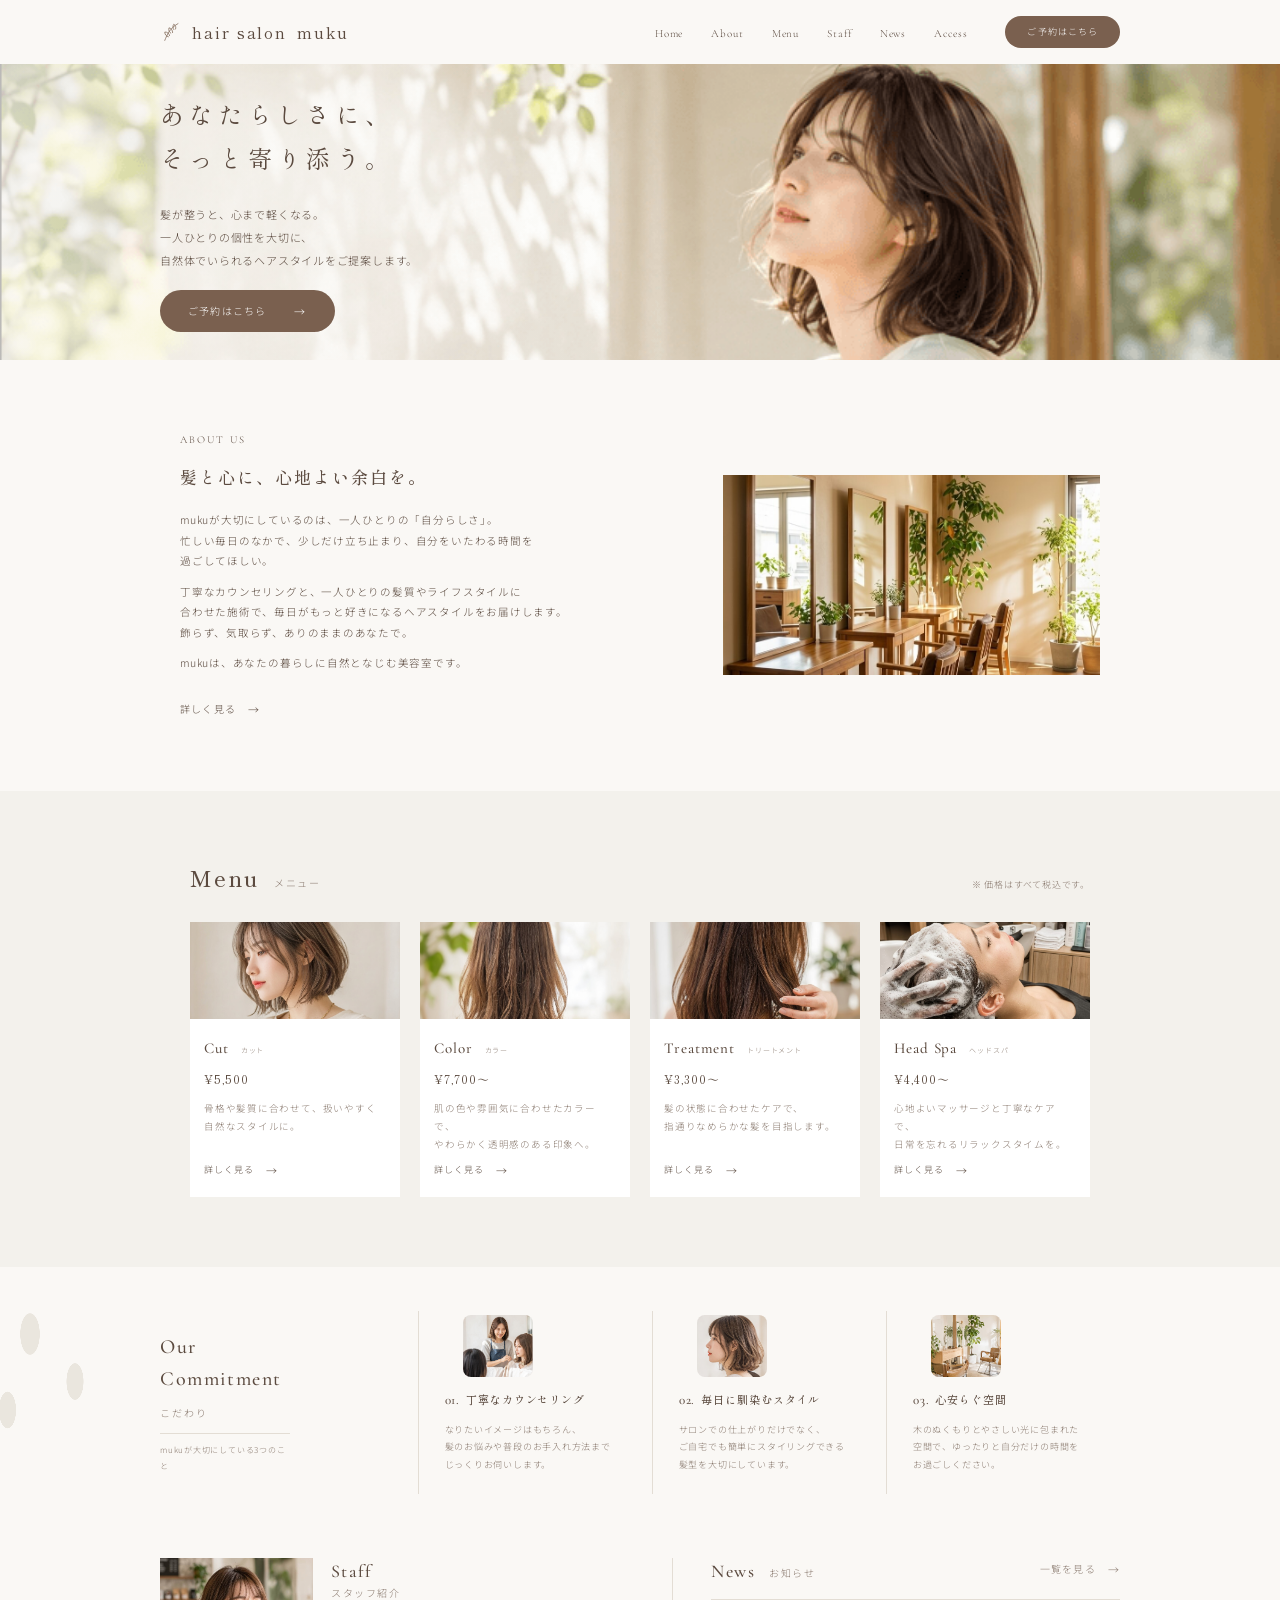
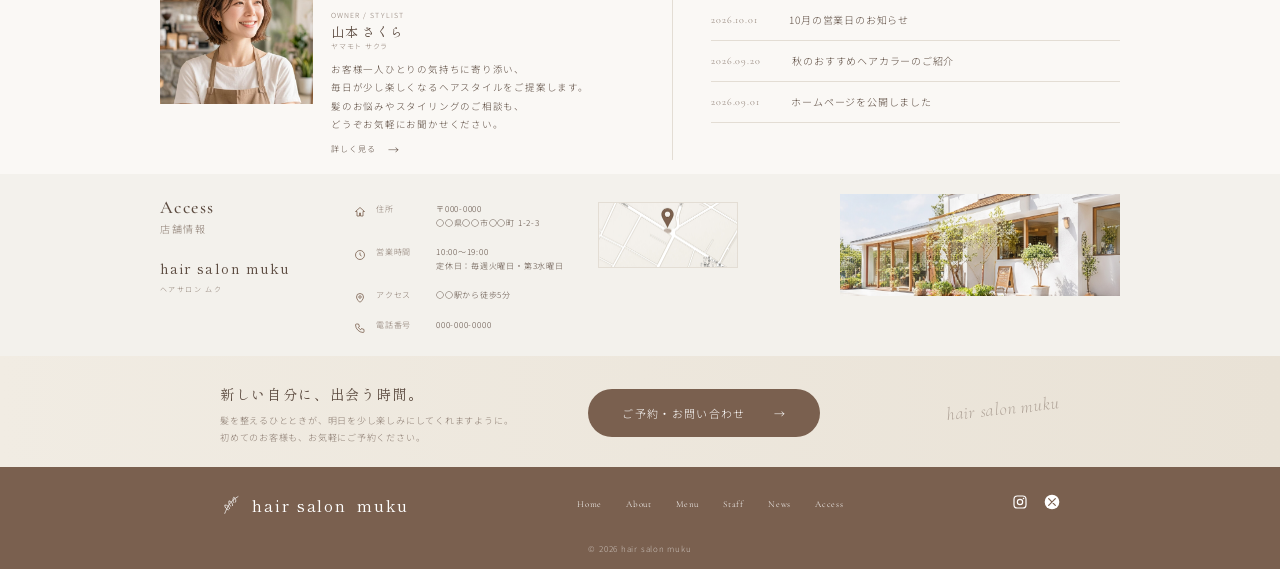
<file: index.html>
<!DOCTYPE html>
<html lang="ja">
<head>
  <meta charset="UTF-8">
  <meta name="viewport" content="width=device-width, initial-scale=1.0">
  <title>hair salon muku | あなたらしさに、そっと寄り添う。</title>
  <meta name="description" content="hair salon muku（ヘアサロン ムク）。一人ひとりの個性を大切に、自然体でいられるヘアスタイルをご提案します。">
  <link rel="preconnect" href="https://fonts.googleapis.com">
  <link rel="preconnect" href="https://fonts.gstatic.com" crossorigin>
  <link href="https://fonts.googleapis.com/css2?family=Cormorant+Garamond:wght@400;500&family=Noto+Sans+JP:wght@300;400;500&family=Shippori+Mincho:wght@400;500&display=swap" rel="stylesheet">
  <link rel="stylesheet" href="css/style.css">
</head>
<body>

<!-- ============ Header ============ -->
<header class="header" id="header">
  <div class="header__inner">
    <a href="#top" class="logo">
      <svg class="logo__leaf" viewBox="0 0 40 40" aria-hidden="true">
        <path d="M8 34C12 24 16 14 30 6M14 28c-4-1-6-4-6-8 4 0 7 2 8 6M18 22c-3-2-4-5-3-9 4 1 6 4 6 8M23 16c-2-3-2-6 0-9 3 2 4 5 3 8" fill="none" stroke="currentColor" stroke-width="1.2" stroke-linecap="round"/>
      </svg>
      <span class="logo__text">hair salon&ensp;muku</span>
    </a>
    <button class="menu-btn" id="menuBtn" aria-label="メニューを開く" aria-expanded="false">
      <span></span><span></span><span></span>
    </button>
    <nav class="gnav" id="gnav">
      <ul>
        <li><a href="#top">Home</a></li>
        <li><a href="#about">About</a></li>
        <li><a href="#menu">Menu</a></li>
        <li><a href="#staff">Staff</a></li>
        <li><a href="#news">News</a></li>
        <li><a href="#access">Access</a></li>
      </ul>
      <a href="contact.html" class="btn btn--sm">ご予約はこちら</a>
    </nav>
  </div>
</header>

<main id="top">

  <!-- ============ Hero ============ -->
  <section class="hero">
    <div class="hero__bg"></div>
    <div class="hero__inner">
      <div class="hero__body">
        <h1 class="hero__title">あなたらしさに、<br>そっと寄り添う。</h1>
        <p class="hero__text">
          髪が整うと、心まで軽くなる。<br>
          一人ひとりの個性を大切に、<br>
          自然体でいられるヘアスタイルをご提案します。
        </p>
        <a href="contact.html" class="btn">ご予約はこちら<span class="arrow">→</span></a>
      </div>
    </div>
  </section>

  <!-- ============ About ============ -->
  <section class="about section" id="about">
    <div class="container about__inner">
      <div class="about__body fade">
        <p class="eyebrow">ABOUT US</p>
        <h2 class="about__title">髪と心に、心地よい余白を。</h2>
        <p>mukuが大切にしているのは、一人ひとりの「自分らしさ」。<br>
          忙しい毎日のなかで、少しだけ立ち止まり、自分をいたわる時間を<br>
          過ごしてほしい。</p>
        <p>丁寧なカウンセリングと、一人ひとりの髪質やライフスタイルに<br>
          合わせた施術で、毎日がもっと好きになるヘアスタイルをお届けします。<br>
          飾らず、気取らず、ありのままのあなたで。</p>
        <p>mukuは、あなたの暮らしに自然となじむ美容室です。</p>
        <a href="#" class="more">詳しく見る<span class="arrow">→</span></a>
      </div>
      <div class="about__img img img--salon fade"></div>
    </div>
  </section>

  <!-- ============ Menu ============ -->
  <section class="menu section section--alt" id="menu">
    <div class="container">
      <div class="heading-row">
        <h2 class="heading">Menu<small>メニュー</small></h2>
        <p class="note">※ 価格はすべて税込です。</p>
      </div>
      <ul class="menu__list">
        <li class="card fade">
          <div class="card__img img img--cut"></div>
          <div class="card__body">
            <h3 class="card__title">Cut<small>カット</small></h3>
            <p class="card__price">¥5,500</p>
            <p class="card__text">骨格や髪質に合わせて、扱いやすく<br>自然なスタイルに。</p>
            <a href="cut.html" class="more">詳しく見る<span class="arrow">→</span></a>
          </div>
        </li>
        <li class="card fade">
          <div class="card__img img img--color"></div>
          <div class="card__body">
            <h3 class="card__title">Color<small>カラー</small></h3>
            <p class="card__price">¥7,700〜</p>
            <p class="card__text">肌の色や雰囲気に合わせたカラーで、<br>やわらかく透明感のある印象へ。</p>
            <a href="color.html" class="more">詳しく見る<span class="arrow">→</span></a>
          </div>
        </li>
        <li class="card fade">
          <div class="card__img img img--treatment"></div>
          <div class="card__body">
            <h3 class="card__title">Treatment<small>トリートメント</small></h3>
            <p class="card__price">¥3,300〜</p>
            <p class="card__text">髪の状態に合わせたケアで、<br>指通りなめらかな髪を目指します。</p>
            <a href="treatment.html" class="more">詳しく見る<span class="arrow">→</span></a>
          </div>
        </li>
        <li class="card fade">
          <div class="card__img img img--spa"></div>
          <div class="card__body">
            <h3 class="card__title">Head Spa<small>ヘッドスパ</small></h3>
            <p class="card__price">¥4,400〜</p>
            <p class="card__text">心地よいマッサージと丁寧なケアで、<br>日常を忘れるリラックスタイムを。</p>
            <a href="headspa.html" class="more">詳しく見る<span class="arrow">→</span></a>
          </div>
        </li>
      </ul>
    </div>
  </section>

  <!-- ============ Commitment ============ -->
  <section class="commit section">
    <div class="commit__leaf" aria-hidden="true"></div>
    <div class="container commit__inner">
      <div class="commit__head">
        <h2 class="heading heading--stack">Our<br>Commitment</h2>
        <p class="commit__sub">こだわり</p>
        <p class="commit__lead">mukuが大切にしている3つのこと</p>
      </div>
      <div class="commit__item fade">
        <div class="commit__thumb img img--counsel"></div>
        <h3><span>01.</span>丁寧なカウンセリング</h3>
        <p>なりたいイメージはもちろん、<br>髪のお悩みや普段のお手入れ方法まで<br>じっくりお伺いします。</p>
      </div>
      <div class="commit__item fade">
        <div class="commit__thumb img img--style"></div>
        <h3><span>02.</span>毎日に馴染むスタイル</h3>
        <p>サロンでの仕上がりだけでなく、<br>ご自宅でも簡単にスタイリングできる<br>髪型を大切にしています。</p>
      </div>
      <div class="commit__item fade">
        <div class="commit__thumb img img--space"></div>
        <h3><span>03.</span>心安らぐ空間</h3>
        <p>木のぬくもりとやさしい光に包まれた<br>空間で、ゆったりと自分だけの時間を<br>お過ごしください。</p>
      </div>
    </div>
  </section>

  <!-- ============ Staff & News ============ -->
  <section class="sn section">
    <div class="container sn__inner">
      <div class="staff fade" id="staff">
        <div class="staff__img img img--staff"></div>
        <div class="staff__body">
          <h2 class="heading heading--sm">Staff<small>スタッフ紹介</small></h2>
          <p class="staff__role">OWNER / STYLIST</p>
          <p class="staff__name">山本 さくら<small>ヤマモト サクラ</small></p>
          <p class="staff__text">お客様一人ひとりの気持ちに寄り添い、<br>毎日が少し楽しくなるヘアスタイルをご提案します。<br>髪のお悩みやスタイリングのご相談も、<br>どうぞお気軽にお聞かせください。</p>
          <a href="staff.html" class="more">詳しく見る<span class="arrow">→</span></a>
        </div>
      </div>

      <div class="news fade" id="news">
        <div class="heading-row">
          <h2 class="heading heading--sm">News<small>お知らせ</small></h2>
          <a href="news.html" class="more more--sm">一覧を見る<span class="arrow">→</span></a>
        </div>
        <ul class="news__list">
          <li><a href="#"><time datetime="2026-10-01">2026.10.01</time><span>10月の営業日のお知らせ</span></a></li>
          <li><a href="#"><time datetime="2026-09-20">2026.09.20</time><span>秋のおすすめヘアカラーのご紹介</span></a></li>
          <li><a href="#"><time datetime="2026-09-01">2026.09.01</time><span>ホームページを公開しました</span></a></li>
        </ul>
      </div>
    </div>
  </section>

  <!-- ============ Access ============ -->
  <section class="access section section--alt" id="access">
    <div class="container access__inner">
      <div class="access__title">
        <h2 class="heading heading--sm">Access<small>店舗情報</small></h2>
        <p class="access__shop">hair salon muku<small>ヘアサロン ムク</small></p>
      </div>
      <dl class="access__info">
        <div>
          <dt><svg viewBox="0 0 24 24"><path d="M12 3l9 8h-3v9h-5v-6h-2v6H6v-9H3z"/></svg>住所</dt>
          <dd>〒000-0000<br>〇〇県〇〇市〇〇町 1-2-3</dd>
        </div>
        <div>
          <dt><svg viewBox="0 0 24 24"><circle cx="12" cy="12" r="9"/><path d="M12 7v5l3 2"/></svg>営業時間</dt>
          <dd>10:00〜19:00<br>定休日：毎週火曜日・第3水曜日</dd>
        </div>
        <div>
          <dt><svg viewBox="0 0 24 24"><path d="M12 21s-7-6-7-11a7 7 0 0114 0c0 5-7 11-7 11z"/><circle cx="12" cy="10" r="2.5"/></svg>アクセス</dt>
          <dd>〇〇駅から徒歩5分</dd>
        </div>
        <div>
          <dt><svg viewBox="0 0 24 24"><path d="M5 4h4l2 5-2.5 1.5a11 11 0 005 5L15 13l5 2v4a2 2 0 01-2 2A16 16 0 013 6a2 2 0 012-2z"/></svg>電話番号</dt>
          <dd>000-000-0000</dd>
        </div>
      </dl>
      <div class="access__map img img--map" role="img" aria-label="地図"></div>
      <div class="access__photo img img--shop" role="img" aria-label="店舗外観"></div>
    </div>
  </section>

  <!-- ============ CTA ============ -->
  <section class="cta" id="contact">
    <div class="container cta__inner">
      <div class="cta__body">
        <h2 class="cta__title">新しい自分に、出会う時間。</h2>
        <p>髪を整えるひとときが、明日を少し楽しみにしてくれますように。<br>初めてのお客様も、お気軽にご予約ください。</p>
      </div>
      <a href="contact.html" class="btn btn--lg">ご予約・お問い合わせ<span class="arrow">→</span></a>
      <p class="cta__sign" aria-hidden="true">hair salon muku</p>
    </div>
  </section>
</main>

<!-- ============ Footer ============ -->
<footer class="footer">
  <div class="container footer__inner">
    <a href="#top" class="logo logo--light">
      <svg class="logo__leaf" viewBox="0 0 40 40" aria-hidden="true">
        <path d="M8 34C12 24 16 14 30 6M14 28c-4-1-6-4-6-8 4 0 7 2 8 6M18 22c-3-2-4-5-3-9 4 1 6 4 6 8M23 16c-2-3-2-6 0-9 3 2 4 5 3 8" fill="none" stroke="currentColor" stroke-width="1.2" stroke-linecap="round"/>
      </svg>
      <span class="logo__text">hair salon&ensp;muku</span>
    </a>
    <ul class="footer__nav">
      <li><a href="#top">Home</a></li>
      <li><a href="#about">About</a></li>
      <li><a href="#menu">Menu</a></li>
      <li><a href="#staff">Staff</a></li>
      <li><a href="#news">News</a></li>
      <li><a href="#access">Access</a></li>
    </ul>
    <div class="footer__sns">
      <a href="#" aria-label="Instagram">
        <svg viewBox="0 0 24 24"><rect x="3" y="3" width="18" height="18" rx="5" fill="none" stroke="currentColor" stroke-width="1.8"/><circle cx="12" cy="12" r="4" fill="none" stroke="currentColor" stroke-width="1.8"/><circle cx="17.3" cy="6.7" r="1.2" fill="currentColor"/></svg>
      </a>
      <a href="#" aria-label="X">
        <svg viewBox="0 0 24 24"><circle cx="12" cy="12" r="11" fill="currentColor"/><path d="M7 7l10 10M17 7L7 17" stroke="#7a604f" stroke-width="1.8" stroke-linecap="round"/></svg>
      </a>
    </div>
  </div>
  <button class="totop" id="toTop" aria-label="ページの先頭へ">↑</button>
  <p class="footer__copy">&copy; 2026 hair salon muku</p>
</footer>

<script src="js/script.js"></script>
</body>
</html>
</file>
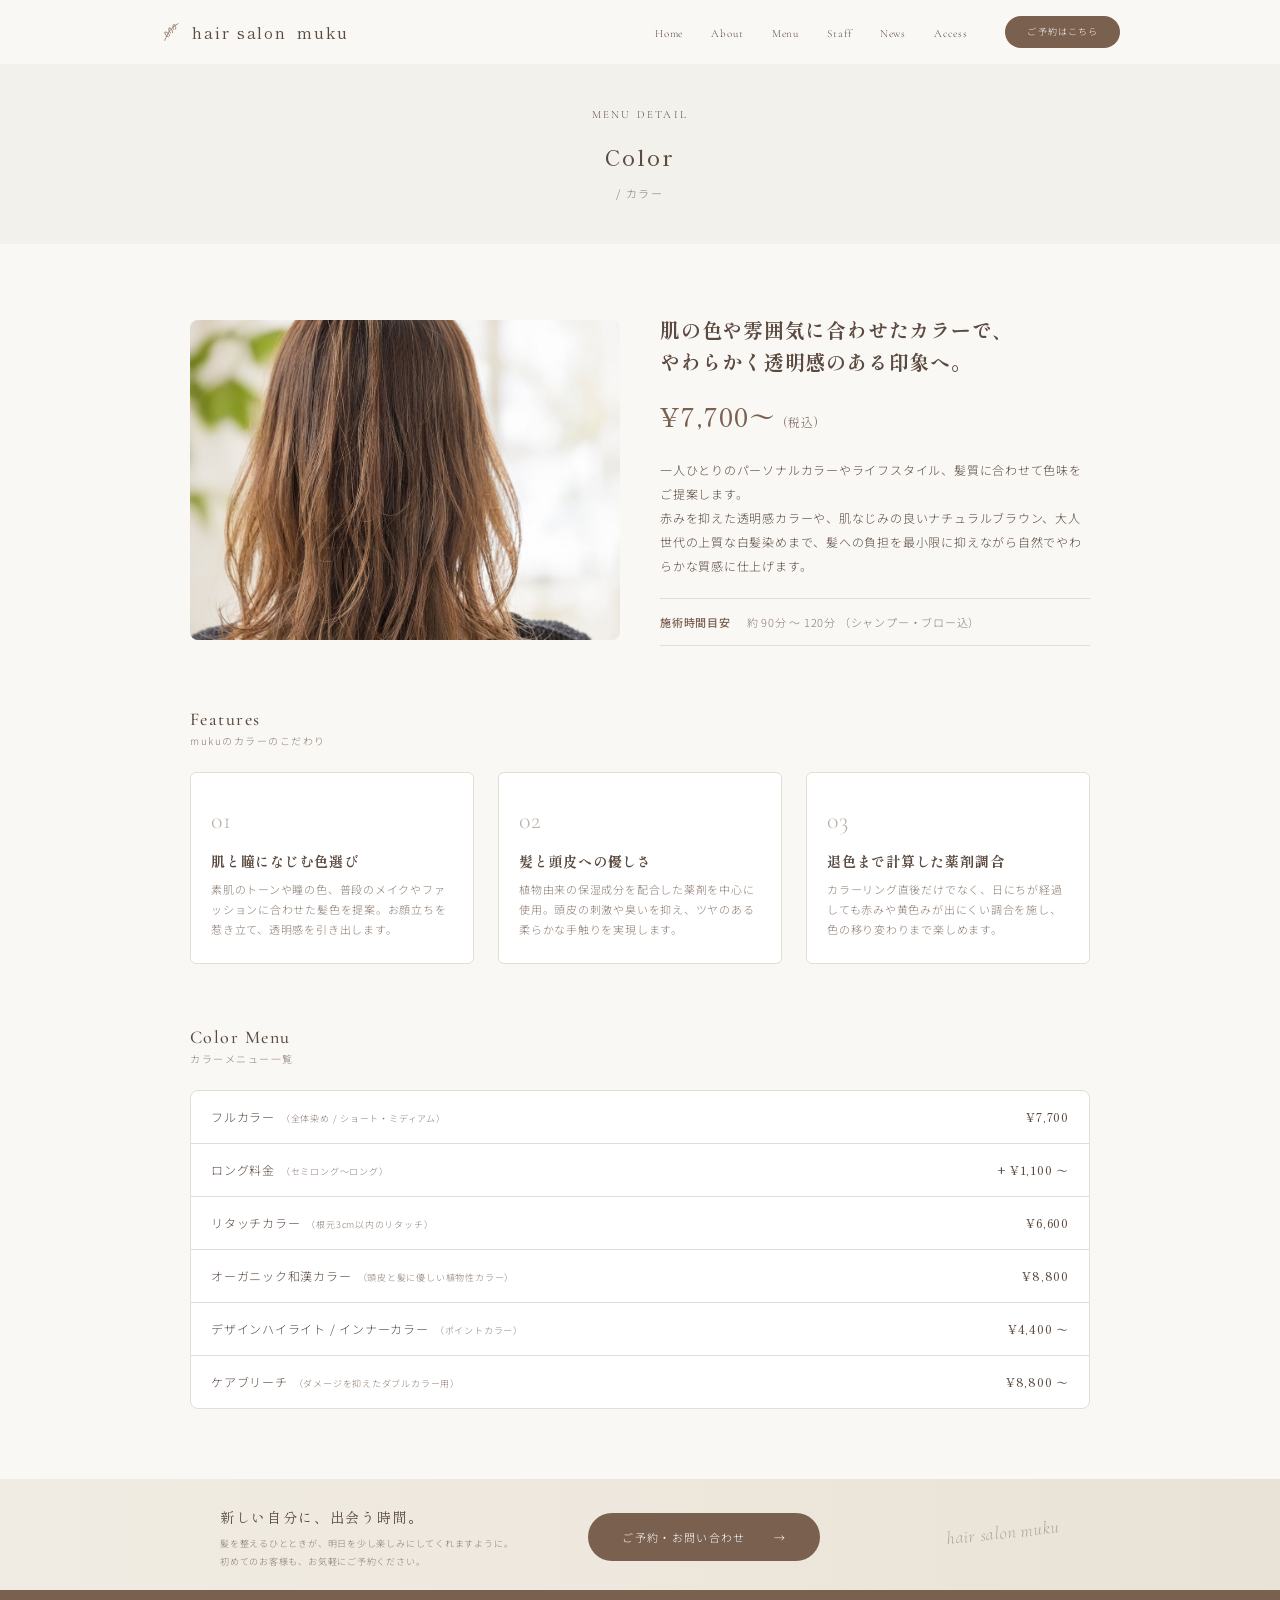
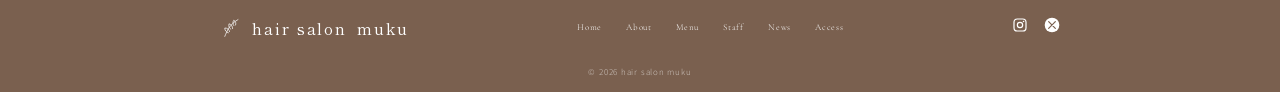
<file: color.html>
<!DOCTYPE html>
<html lang="ja">
<head>
  <meta charset="UTF-8">
  <meta name="viewport" content="width=device-width, initial-scale=1.0">
  <title>Color (カラー) | hair salon muku</title>
  <meta name="description" content="hair salon mukuのカラーメニュー。肌の色や雰囲気に合わせたパーソナルカラーのご提案で、やわらかく透明感のある印象へ。">
  <link rel="preconnect" href="https://fonts.googleapis.com">
  <link rel="preconnect" href="https://fonts.gstatic.com" crossorigin>
  <link href="https://fonts.googleapis.com/css2?family=Cormorant+Garamond:wght@400;500&family=Noto+Sans+JP:wght@300;400;500&family=Shippori+Mincho:wght@400;500&display=swap" rel="stylesheet">
  <link rel="stylesheet" href="css/style.css">
</head>
<body>

<!-- ============ Header ============ -->
<header class="header" id="header">
  <div class="header__inner">
    <a href="index.html#top" class="logo">
      <svg class="logo__leaf" viewBox="0 0 40 40" aria-hidden="true">
        <path d="M8 34C12 24 16 14 30 6M14 28c-4-1-6-4-6-8 4 0 7 2 8 6M18 22c-3-2-4-5-3-9 4 1 6 4 6 8M23 16c-2-3-2-6 0-9 3 2 4 5 3 8" fill="none" stroke="currentColor" stroke-width="1.2" stroke-linecap="round"/>
      </svg>
      <span class="logo__text">hair salon&ensp;muku</span>
    </a>
    <button class="menu-btn" id="menuBtn" aria-label="メニューを開く" aria-expanded="false">
      <span></span><span></span><span></span>
    </button>
    <nav class="gnav" id="gnav">
      <ul>
        <li><a href="index.html#top">Home</a></li>
        <li><a href="index.html#about">About</a></li>
        <li><a href="index.html#menu">Menu</a></li>
        <li><a href="index.html#staff">Staff</a></li>
        <li><a href="index.html#news">News</a></li>
        <li><a href="index.html#access">Access</a></li>
      </ul>
      <a href="contact.html" class="btn btn--sm">ご予約はこちら</a>
    </nav>
  </div>
</header>

<main>

  <!-- ============ Page Header ============ -->
  <div class="page-header">
    <div class="container">
      <p class="eyebrow">MENU DETAIL</p>
      <h1 class="page-header__title">Color<small> / カラー</small></h1>
    </div>
  </div>

  <!-- ============ Menu Detail Section ============ -->
  <section class="section">
    <div class="container">
      
      <!-- Hero Detail -->
      <div class="menu-detail__hero fade">
        <div class="menu-detail__img img img--color"></div>
        <div class="menu-detail__body">
          <h2 class="menu-detail__catch">肌の色や雰囲気に合わせたカラーで、<br>やわらかく透明感のある印象へ。</h2>
          <p class="menu-detail__price">¥7,700〜 <small>(税込)</small></p>
          <p class="menu-detail__desc">
            一人ひとりのパーソナルカラーやライフスタイル、髪質に合わせて色味をご提案します。<br>
            赤みを抑えた透明感カラーや、肌なじみの良いナチュラルブラウン、大人世代の上質な白髪染めまで、髪への負担を最小限に抑えながら自然でやわらかな質感に仕上げます。
          </p>
          <div class="menu-detail__meta">
            <dl>
              <dt>施術時間目安</dt>
              <dd>約 90分 〜 120分 （シャンプー・ブロー込）</dd>
            </dl>
          </div>
        </div>
      </div>

      <!-- Features -->
      <div style="margin-top: 60px;">
        <h2 class="heading heading--sm fade" style="margin-bottom: 24px;">Features<small>mukuのカラーのこだわり</small></h2>
        <div class="menu-detail__grid">
          
          <div class="menu-detail__feature-item fade">
            <span class="step-num">01</span>
            <h3>肌と瞳になじむ色選び</h3>
            <p>素肌のトーンや瞳の色、普段のメイクやファッションに合わせた髪色を提案。お顔立ちを惹き立て、透明感を引き出します。</p>
          </div>

          <div class="menu-detail__feature-item fade">
            <span class="step-num">02</span>
            <h3>髪と頭皮への優しさ</h3>
            <p>植物由来の保湿成分を配合した薬剤を中心に使用。頭皮の刺激や臭いを抑え、ツヤのある柔らかな手触りを実現します。</p>
          </div>

          <div class="menu-detail__feature-item fade">
            <span class="step-num">03</span>
            <h3>退色まで計算した薬剤調合</h3>
            <p>カラーリング直後だけでなく、日にちが経過しても赤みや黄色みが出にくい調合を施し、色の移り変わりまで楽しめます。</p>
          </div>

        </div>
      </div>

      <!-- Price List -->
      <div style="margin-top: 60px;">
        <h2 class="heading heading--sm fade" style="margin-bottom: 24px;">Color Menu<small>カラーメニュー一覧</small></h2>
        <dl class="detail-price-list fade">
          <div class="detail-price-item">
            <dt>フルカラー<small>（全体染め / ショート・ミディアム）</small></dt>
            <dd>¥7,700</dd>
          </div>
          <div class="detail-price-item">
            <dt>ロング料金<small>（セミロング〜ロング）</small></dt>
            <dd>+ ¥1,100 〜</dd>
          </div>
          <div class="detail-price-item">
            <dt>リタッチカラー<small>（根元3cm以内のリタッチ）</small></dt>
            <dd>¥6,600</dd>
          </div>
          <div class="detail-price-item">
            <dt>オーガニック和漢カラー<small>（頭皮と髪に優しい植物性カラー）</small></dt>
            <dd>¥8,800</dd>
          </div>
          <div class="detail-price-item">
            <dt>デザインハイライト / インナーカラー<small>（ポイントカラー）</small></dt>
            <dd>¥4,400 〜</dd>
          </div>
          <div class="detail-price-item">
            <dt>ケアブリーチ<small>（ダメージを抑えたダブルカラー用）</small></dt>
            <dd>¥8,800 〜</dd>
          </div>
        </dl>
      </div>

    </div>
  </section>

  <!-- ============ CTA ============ -->
  <section class="cta">
    <div class="container cta__inner">
      <div class="cta__body">
        <h2 class="cta__title">新しい自分に、出会う時間。</h2>
        <p>髪を整えるひとときが、明日を少し楽しみにしてくれますように。<br>初めてのお客様も、お気軽にご予約ください。</p>
      </div>
      <a href="contact.html" class="btn btn--lg">ご予約・お問い合わせ<span class="arrow">→</span></a>
      <p class="cta__sign" aria-hidden="true">hair salon muku</p>
    </div>
  </section>

</main>

<!-- ============ Footer ============ -->
<footer class="footer">
  <div class="container footer__inner">
    <a href="index.html#top" class="logo logo--light">
      <svg class="logo__leaf" viewBox="0 0 40 40" aria-hidden="true">
        <path d="M8 34C12 24 16 14 30 6M14 28c-4-1-6-4-6-8 4 0 7 2 8 6M18 22c-3-2-4-5-3-9 4 1 6 4 6 8M23 16c-2-3-2-6 0-9 3 2 4 5 3 8" fill="none" stroke="currentColor" stroke-width="1.2" stroke-linecap="round"/>
      </svg>
      <span class="logo__text">hair salon&ensp;muku</span>
    </a>
    <ul class="footer__nav">
      <li><a href="index.html#top">Home</a></li>
      <li><a href="index.html#about">About</a></li>
      <li><a href="index.html#menu">Menu</a></li>
      <li><a href="index.html#staff">Staff</a></li>
      <li><a href="index.html#news">News</a></li>
      <li><a href="index.html#access">Access</a></li>
    </ul>
    <div class="footer__sns">
      <a href="#" aria-label="Instagram">
        <svg viewBox="0 0 24 24"><rect x="3" y="3" width="18" height="18" rx="5" fill="none" stroke="currentColor" stroke-width="1.8"/><circle cx="12" cy="12" r="4" fill="none" stroke="currentColor" stroke-width="1.8"/><circle cx="17.3" cy="6.7" r="1.2" fill="currentColor"/></svg>
      </a>
      <a href="#" aria-label="X">
        <svg viewBox="0 0 24 24"><circle cx="12" cy="12" r="11" fill="currentColor"/><path d="M7 7l10 10M17 7L7 17" stroke="#7a604f" stroke-width="1.8" stroke-linecap="round"/></svg>
      </a>
    </div>
  </div>
  <button class="totop" id="toTop" aria-label="ページの先頭へ">↑</button>
  <p class="footer__copy">&copy; 2026 hair salon muku</p>
</footer>

<script src="js/script.js"></script>
</body>
</html>
</file>
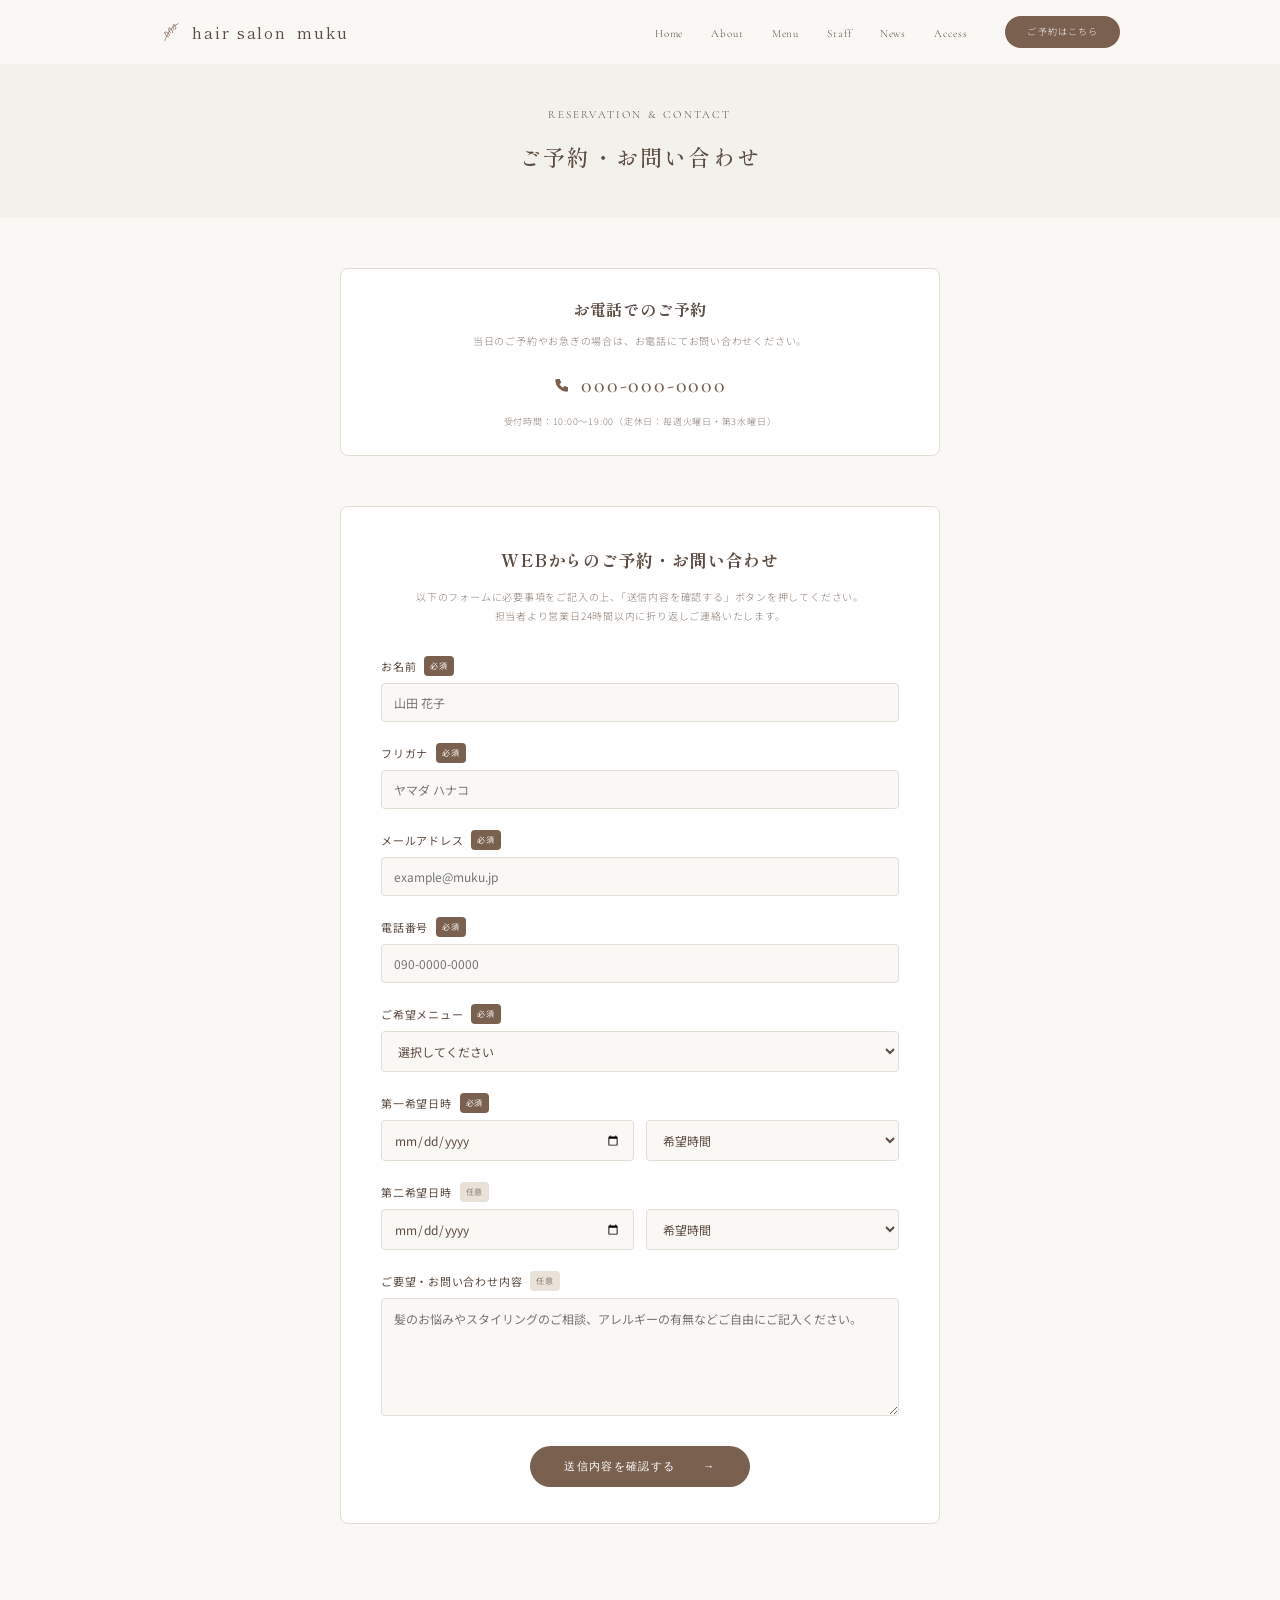
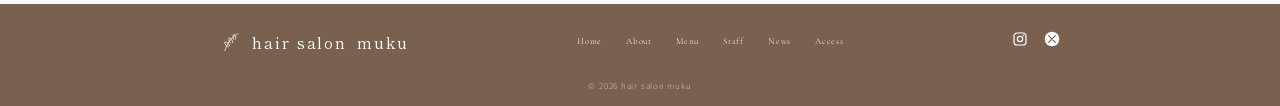
<file: contact.html>
<!DOCTYPE html>
<html lang="ja">
<head>
  <meta charset="UTF-8">
  <meta name="viewport" content="width=device-width, initial-scale=1.0">
  <title>ご予約・お問い合わせ | hair salon muku</title>
  <meta name="description" content="hair salon muku（ヘアサロン ムク）のご予約・お問い合わせページです。WEBフォームまたはお電話より承っております。">
  <link rel="preconnect" href="https://fonts.googleapis.com">
  <link rel="preconnect" href="https://fonts.gstatic.com" crossorigin>
  <link href="https://fonts.googleapis.com/css2?family=Cormorant+Garamond:wght@400;500&family=Noto+Sans+JP:wght@300;400;500&family=Shippori+Mincho:wght@400;500&display=swap" rel="stylesheet">
  <link rel="stylesheet" href="css/style.css">
</head>
<body>

<!-- ============ Header ============ -->
<header class="header" id="header">
  <div class="header__inner">
    <a href="index.html#top" class="logo">
      <svg class="logo__leaf" viewBox="0 0 40 40" aria-hidden="true">
        <path d="M8 34C12 24 16 14 30 6M14 28c-4-1-6-4-6-8 4 0 7 2 8 6M18 22c-3-2-4-5-3-9 4 1 6 4 6 8M23 16c-2-3-2-6 0-9 3 2 4 5 3 8" fill="none" stroke="currentColor" stroke-width="1.2" stroke-linecap="round"/>
      </svg>
      <span class="logo__text">hair salon&ensp;muku</span>
    </a>
    <button class="menu-btn" id="menuBtn" aria-label="メニューを開く" aria-expanded="false">
      <span></span><span></span><span></span>
    </button>
    <nav class="gnav" id="gnav">
      <ul>
        <li><a href="index.html#top">Home</a></li>
        <li><a href="index.html#about">About</a></li>
        <li><a href="index.html#menu">Menu</a></li>
        <li><a href="index.html#staff">Staff</a></li>
        <li><a href="index.html#news">News</a></li>
        <li><a href="index.html#access">Access</a></li>
      </ul>
      <a href="contact.html" class="btn btn--sm">ご予約はこちら</a>
    </nav>
  </div>
</header>

<main id="top">

  <!-- ============ Page Header ============ -->
  <section class="page-header">
    <div class="container">
      <p class="eyebrow">RESERVATION & CONTACT</p>
      <h1 class="page-header__title">ご予約・お問い合わせ</h1>
    </div>
  </section>

  <!-- ============ Reservation Content ============ -->
  <section class="contact-section section">
    <div class="container">
      
      <!-- 電話予約ブロック -->
      <div class="tel-box fade">
        <h2 class="tel-box__title">お電話でのご予約</h2>
        <p class="tel-box__text">当日のご予約やお急ぎの場合は、お電話にてお問い合わせください。</p>
        <a href="tel:0000000000" class="tel-box__number">
          <svg viewBox="0 0 24 24"><path d="M5 4h4l2 5-2.5 1.5a11 11 0 005 5L15 13l5 2v4a2 2 0 01-2 2A16 16 0 013 6a2 2 0 012-2z"/></svg>
          000-000-0000
        </a>
        <p class="tel-box__hours">受付時間：10:00〜19:00（定休日：毎週火曜日・第3水曜日）</p>
      </div>

      <!-- WEB予約フォーム -->
      <div class="form-wrapper fade">
        <h2 class="form-title">WEBからのご予約・お問い合わせ</h2>
        <p class="form-lead">
          以下のフォームに必要事項をご記入の上、「送信内容を確認する」ボタンを押してください。<br>
          担当者より営業日24時間以内に折り返しご連絡いたします。
        </p>

        <form action="#" method="post" class="contact-form">
          <div class="form-group">
            <label for="name" class="form-label">お名前 <span class="badge badge--required">必須</span></label>
            <input type="text" id="name" name="name" class="form-control" placeholder="山田 花子" required>
          </div>

          <div class="form-group">
            <label for="kana" class="form-label">フリガナ <span class="badge badge--required">必須</span></label>
            <input type="text" id="kana" name="kana" class="form-control" placeholder="ヤマダ ハナコ" required>
          </div>

          <div class="form-group">
            <label for="email" class="form-label">メールアドレス <span class="badge badge--required">必須</span></label>
            <input type="email" id="email" name="email" class="form-control" placeholder="example@muku.jp" required>
          </div>

          <div class="form-group">
            <label for="tel" class="form-label">電話番号 <span class="badge badge--required">必須</span></label>
            <input type="tel" id="tel" name="tel" class="form-control" placeholder="090-0000-0000" required>
          </div>

          <div class="form-group">
            <label for="menu" class="form-label">ご希望メニュー <span class="badge badge--required">必須</span></label>
            <select id="menu" name="menu" class="form-control" required>
              <option value="">選択してください</option>
              <option value="cut">Cut（カット） - ¥5,500</option>
              <option value="color">Color（カラー） - ¥7,700〜</option>
              <option value="treatment">Treatment（トリートメント） - ¥3,300〜</option>
              <option value="spa">Head Spa（ヘッドスパ） - ¥4,400〜</option>
              <option value="set">Cut + Color - ¥13,200〜</option>
              <option value="other">その他・ご相談</option>
            </select>
          </div>

          <div class="form-group">
            <label class="form-label">第一希望日時 <span class="badge badge--required">必須</span></label>
            <div class="form-row">
              <input type="date" id="date1" name="date1" class="form-control" required>
              <select id="time1" name="time1" class="form-control" required>
                <option value="">希望時間</option>
                <option value="10:00">10:00〜</option>
                <option value="11:00">11:00〜</option>
                <option value="13:00">13:00〜</option>
                <option value="15:00">15:00〜</option>
                <option value="17:00">17:00〜</option>
              </select>
            </div>
          </div>

          <div class="form-group">
            <label class="form-label">第二希望日時 <span class="badge">任意</span></label>
            <div class="form-row">
              <input type="date" id="date2" name="date2" class="form-control">
              <select id="time2" name="time2" class="form-control">
                <option value="">希望時間</option>
                <option value="10:00">10:00〜</option>
                <option value="11:00">11:00〜</option>
                <option value="13:00">13:00〜</option>
                <option value="15:00">15:00〜</option>
                <option value="17:00">17:00〜</option>
              </select>
            </div>
          </div>

          <div class="form-group">
            <label for="message" class="form-label">ご要望・お問い合わせ内容 <span class="badge">任意</span></label>
            <textarea id="message" name="message" class="form-control form-textarea" rows="5" placeholder="髪のお悩みやスタイリングのご相談、アレルギーの有無などご自由にご記入ください。"></textarea>
          </div>

          <div class="form-submit">
            <button type="submit" class="btn btn--lg">送信内容を確認する<span class="arrow">→</span></button>
          </div>
        </form>
      </div>

    </div>
  </section>

</main>

<!-- ============ Footer ============ -->
<footer class="footer">
  <div class="container footer__inner">
    <a href="index.html#top" class="logo logo--light">
      <svg class="logo__leaf" viewBox="0 0 40 40" aria-hidden="true">
        <path d="M8 34C12 24 16 14 30 6M14 28c-4-1-6-4-6-8 4 0 7 2 8 6M18 22c-3-2-4-5-3-9 4 1 6 4 6 8M23 16c-2-3-2-6 0-9 3 2 4 5 3 8" fill="none" stroke="currentColor" stroke-width="1.2" stroke-linecap="round"/>
      </svg>
      <span class="logo__text">hair salon&ensp;muku</span>
    </a>
    <ul class="footer__nav">
      <li><a href="index.html#top">Home</a></li>
      <li><a href="index.html#about">About</a></li>
      <li><a href="index.html#menu">Menu</a></li>
      <li><a href="index.html#staff">Staff</a></li>
      <li><a href="index.html#news">News</a></li>
      <li><a href="index.html#access">Access</a></li>
    </ul>
    <div class="footer__sns">
      <a href="#" aria-label="Instagram">
        <svg viewBox="0 0 24 24"><rect x="3" y="3" width="18" height="18" rx="5" fill="none" stroke="currentColor" stroke-width="1.8"/><circle cx="12" cy="12" r="4" fill="none" stroke="currentColor" stroke-width="1.8"/><circle cx="17.3" cy="6.7" r="1.2" fill="currentColor"/></svg>
      </a>
      <a href="#" aria-label="X">
        <svg viewBox="0 0 24 24"><circle cx="12" cy="12" r="11" fill="currentColor"/><path d="M7 7l10 10M17 7L7 17" stroke="#7a604f" stroke-width="1.8" stroke-linecap="round"/></svg>
      </a>
    </div>
  </div>
  <button class="totop" id="toTop" aria-label="ページの先頭へ">↑</button>
  <p class="footer__copy">&copy; 2026 hair salon muku</p>
</footer>

<script src="js/script.js"></script>
</body>
</html>
</file>
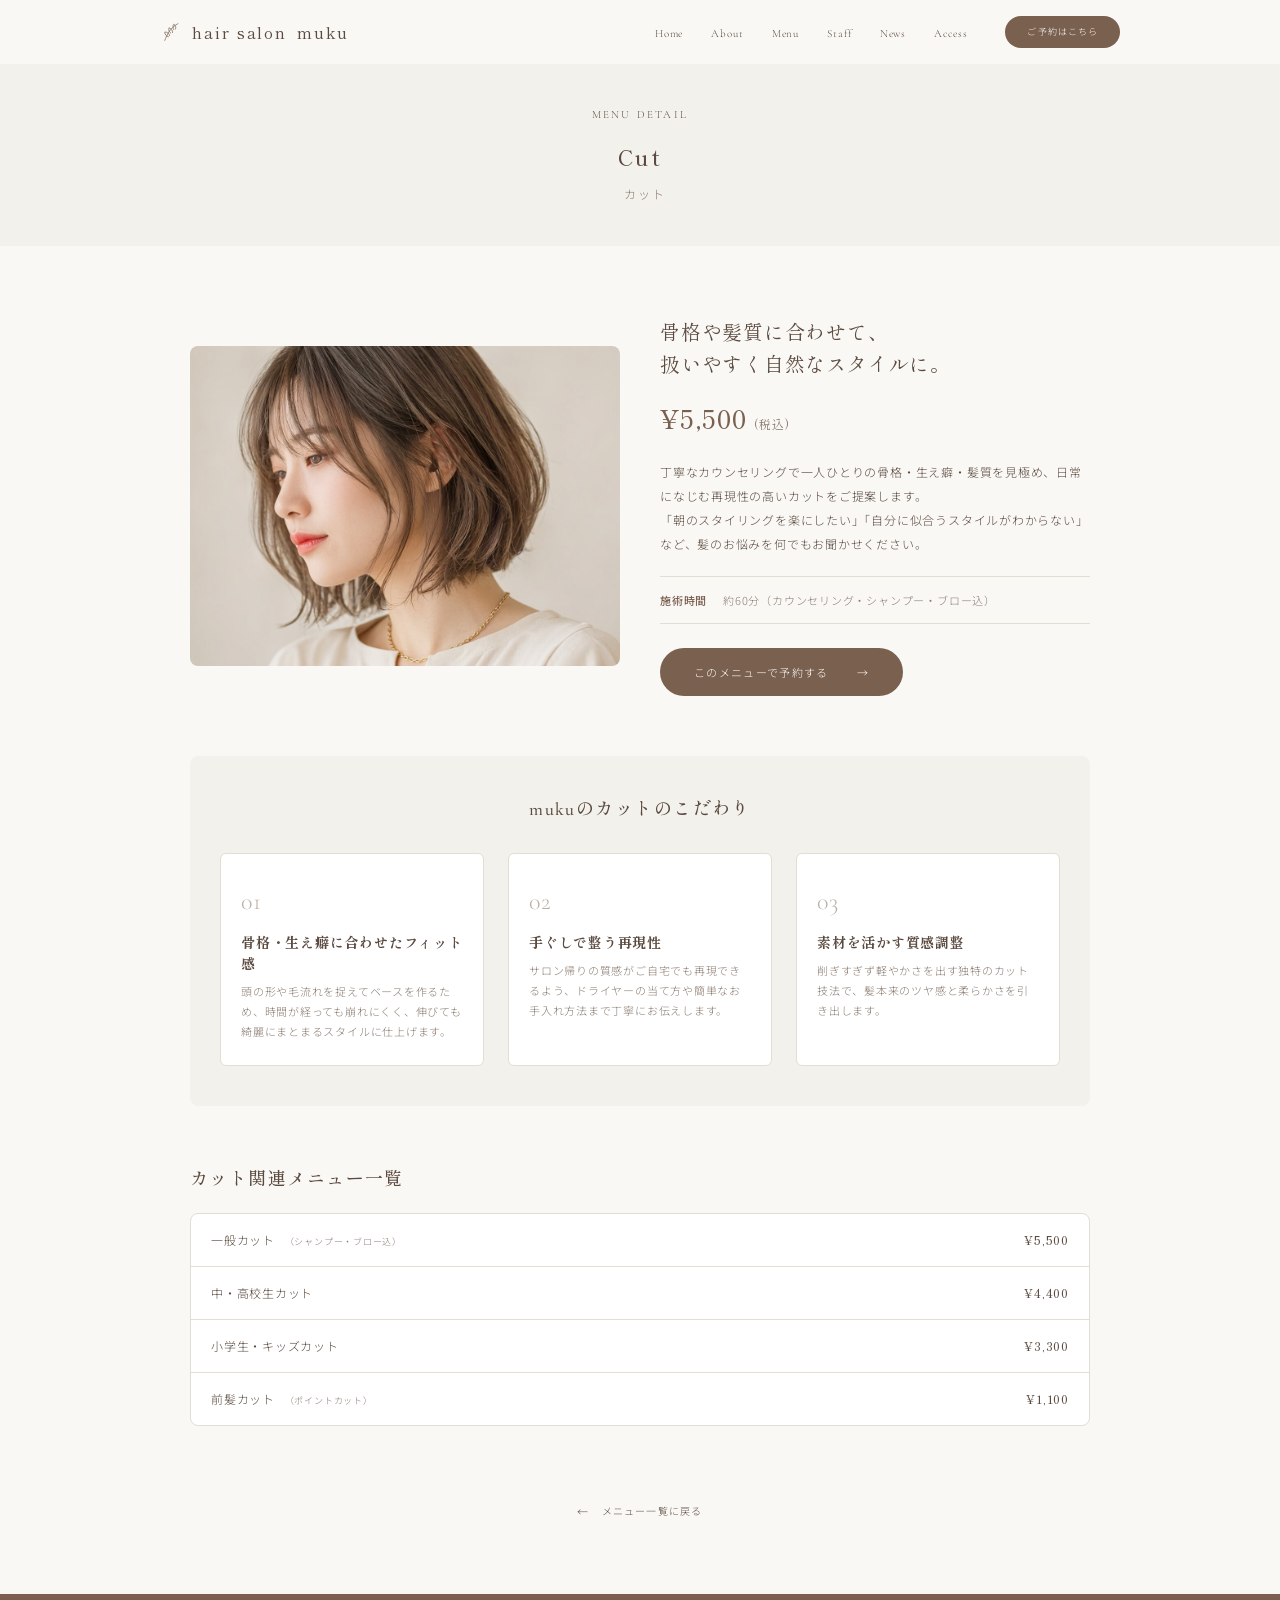
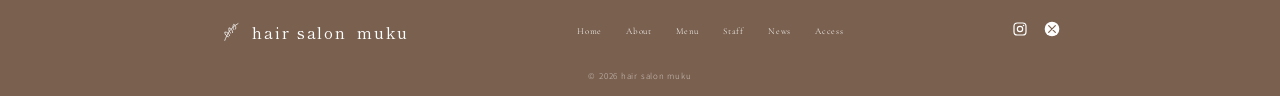
<file: cut.html>
<!DOCTYPE html>
<html lang="ja">
<head>
  <meta charset="UTF-8">
  <meta name="viewport" content="width=device-width, initial-scale=1.0">
  <title>Cut | hair salon muku</title>
  <meta name="description" content="hair salon mukuのカットメニュー詳細ページです。骨格や髪質に合わせて、扱いやすく自然なスタイルをご提案します。">
  <link rel="preconnect" href="https://fonts.googleapis.com">
  <link rel="preconnect" href="https://fonts.gstatic.com" crossorigin>
  <link href="https://fonts.googleapis.com/css2?family=Cormorant+Garamond:wght@400;500&family=Noto+Sans+JP:wght@300;400;500&family=Shippori+Mincho:wght@400;500&display=swap" rel="stylesheet">
  <link rel="stylesheet" href="css/style.css">
</head>
<body>

<!-- ============ Header ============ -->
<header class="header" id="header">
  <div class="header__inner">
    <a href="index.html#top" class="logo">
      <svg class="logo__leaf" viewBox="0 0 40 40" aria-hidden="true">
        <path d="M8 34C12 24 16 14 30 6M14 28c-4-1-6-4-6-8 4 0 7 2 8 6M18 22c-3-2-4-5-3-9 4 1 6 4 6 8M23 16c-2-3-2-6 0-9 3 2 4 5 3 8" fill="none" stroke="currentColor" stroke-width="1.2" stroke-linecap="round"/>
      </svg>
      <span class="logo__text">hair salon&ensp;muku</span>
    </a>
    <button class="menu-btn" id="menuBtn" aria-label="メニューを開く" aria-expanded="false">
      <span></span><span></span><span></span>
    </button>
    <nav class="gnav" id="gnav">
      <ul>
        <li><a href="index.html#top">Home</a></li>
        <li><a href="index.html#about">About</a></li>
        <li><a href="index.html#menu">Menu</a></li>
        <li><a href="index.html#staff">Staff</a></li>
        <li><a href="index.html#news">News</a></li>
        <li><a href="index.html#access">Access</a></li>
      </ul>
      <a href="contact.html" class="btn btn--sm">ご予約はこちら</a>
    </nav>
  </div>
</header>

<main>

  <!-- ============ Page Header ============ -->
  <section class="page-header">
    <div class="container">
      <p class="eyebrow">MENU DETAIL</p>
      <h1 class="page-header__title">Cut<small style="margin-left: 10px; font-family: var(--sans); font-size: 12px; color: var(--text-light);">カット</small></h1>
    </div>
  </section>

  <!-- ============ Menu Detail Section ============ -->
  <section class="section menu-detail">
    <div class="container">
      
      <!-- Top Image & Intro -->
      <div class="menu-detail__hero fade">
        <div class="menu-detail__img img img--cut"></div>
        <div class="menu-detail__intro">
          <p class="menu-detail__catch">骨格や髪質に合わせて、<br>扱いやすく自然なスタイルに。</p>
          <p class="menu-detail__price">¥5,500 <small>(税込)</small></p>
          <p class="menu-detail__desc">
            丁寧なカウンセリングで一人ひとりの骨格・生え癖・髪質を見極め、日常になじむ再現性の高いカットをご提案します。<br>
            「朝のスタイリングを楽にしたい」「自分に似合うスタイルがわからない」など、髪のお悩みを何でもお聞かせください。
          </p>
          <div class="menu-detail__meta">
            <dl>
              <dt>施術時間</dt>
              <dd>約60分（カウンセリング・シャンプー・ブロー込）</dd>
            </dl>
          </div>
          <a href="contact.html" class="btn btn--lg" style="margin-top: 24px;">このメニューで予約する<span class="arrow">→</span></a>
        </div>
      </div>

      <!-- Features Section -->
      <div class="menu-detail__features section--alt fade" style="margin-top: 60px; padding: 40px 30px; border-radius: 8px;">
        <h2 class="heading heading--sm" style="text-align: center; margin-bottom: 30px;">mukuのカットのこだわり</h2>
        <div class="menu-detail__grid">
          <div class="menu-detail__feature-item">
            <span class="step-num">01</span>
            <h3>骨格・生え癖に合わせたフィット感</h3>
            <p>頭の形や毛流れを捉えてベースを作るため、時間が経っても崩れにくく、伸びても綺麗にまとまるスタイルに仕上げます。</p>
          </div>
          <div class="menu-detail__feature-item">
            <span class="step-num">02</span>
            <h3>手ぐしで整う再現性</h3>
            <p>サロン帰りの質感がご自宅でも再現できるよう、ドライヤーの当て方や簡単なお手入れ方法まで丁寧にお伝えします。</p>
          </div>
          <div class="menu-detail__feature-item">
            <span class="step-num">03</span>
            <h3>素材を活かす質感調整</h3>
            <p>削ぎすぎず軽やかさを出す独特のカット技法で、髪本来のツヤ感と柔らかさを引き出します。</p>
          </div>
        </div>
      </div>

      <!-- Price List Section -->
      <div class="menu-detail__sub-prices fade" style="margin-top: 60px;">
        <h2 class="heading heading--sm" style="margin-bottom: 20px;">カット関連メニュー一覧</h2>
        <dl class="detail-price-list">
          <div class="detail-price-item">
            <dt>一般カット <small>（シャンプー・ブロー込）</small></dt>
            <dd>¥5,500</dd>
          </div>
          <div class="detail-price-item">
            <dt>中・高校生カット</dt>
            <dd>¥4,400</dd>
          </div>
          <div class="detail-price-item">
            <dt>小学生・キッズカット</dt>
            <dd>¥3,300</dd>
          </div>
          <div class="detail-price-item">
            <dt>前髪カット <small>（ポイントカット）</small></dt>
            <dd>¥1,100</dd>
          </div>
        </dl>
      </div>

      <!-- Back Link -->
      <div style="text-align: center; margin-top: 60px;">
        <a href="index.html#menu" class="more"><span class="arrow">←</span> メニュー一覧に戻る</a>
      </div>

    </div>
  </section>

</main>

<!-- ============ Footer ============ -->
<footer class="footer">
  <div class="container footer__inner">
    <a href="index.html#top" class="logo logo--light">
      <svg class="logo__leaf" viewBox="0 0 40 40" aria-hidden="true">
        <path d="M8 34C12 24 16 14 30 6M14 28c-4-1-6-4-6-8 4 0 7 2 8 6M18 22c-3-2-4-5-3-9 4 1 6 4 6 8M23 16c-2-3-2-6 0-9 3 2 4 5 3 8" fill="none" stroke="currentColor" stroke-width="1.2" stroke-linecap="round"/>
      </svg>
      <span class="logo__text">hair salon&ensp;muku</span>
    </a>
    <ul class="footer__nav">
      <li><a href="index.html#top">Home</a></li>
      <li><a href="index.html#about">About</a></li>
      <li><a href="index.html#menu">Menu</a></li>
      <li><a href="index.html#staff">Staff</a></li>
      <li><a href="index.html#news">News</a></li>
      <li><a href="index.html#access">Access</a></li>
    </ul>
    <div class="footer__sns">
      <a href="#" aria-label="Instagram">
        <svg viewBox="0 0 24 24"><rect x="3" y="3" width="18" height="18" rx="5" fill="none" stroke="currentColor" stroke-width="1.8"/><circle cx="12" cy="12" r="4" fill="none" stroke="currentColor" stroke-width="1.8"/><circle cx="17.3" cy="6.7" r="1.2" fill="currentColor"/></svg>
      </a>
      <a href="#" aria-label="X">
        <svg viewBox="0 0 24 24"><circle cx="12" cy="12" r="11" fill="currentColor"/><path d="M7 7l10 10M17 7L7 17" stroke="#7a604f" stroke-width="1.8" stroke-linecap="round"/></svg>
      </a>
    </div>
  </div>
  <button class="totop" id="toTop" aria-label="ページの先頭へ">↑</button>
  <p class="footer__copy">&copy; 2026 hair salon muku</p>
</footer>

<script src="js/script.js"></script>
</body>
</html>
</file>
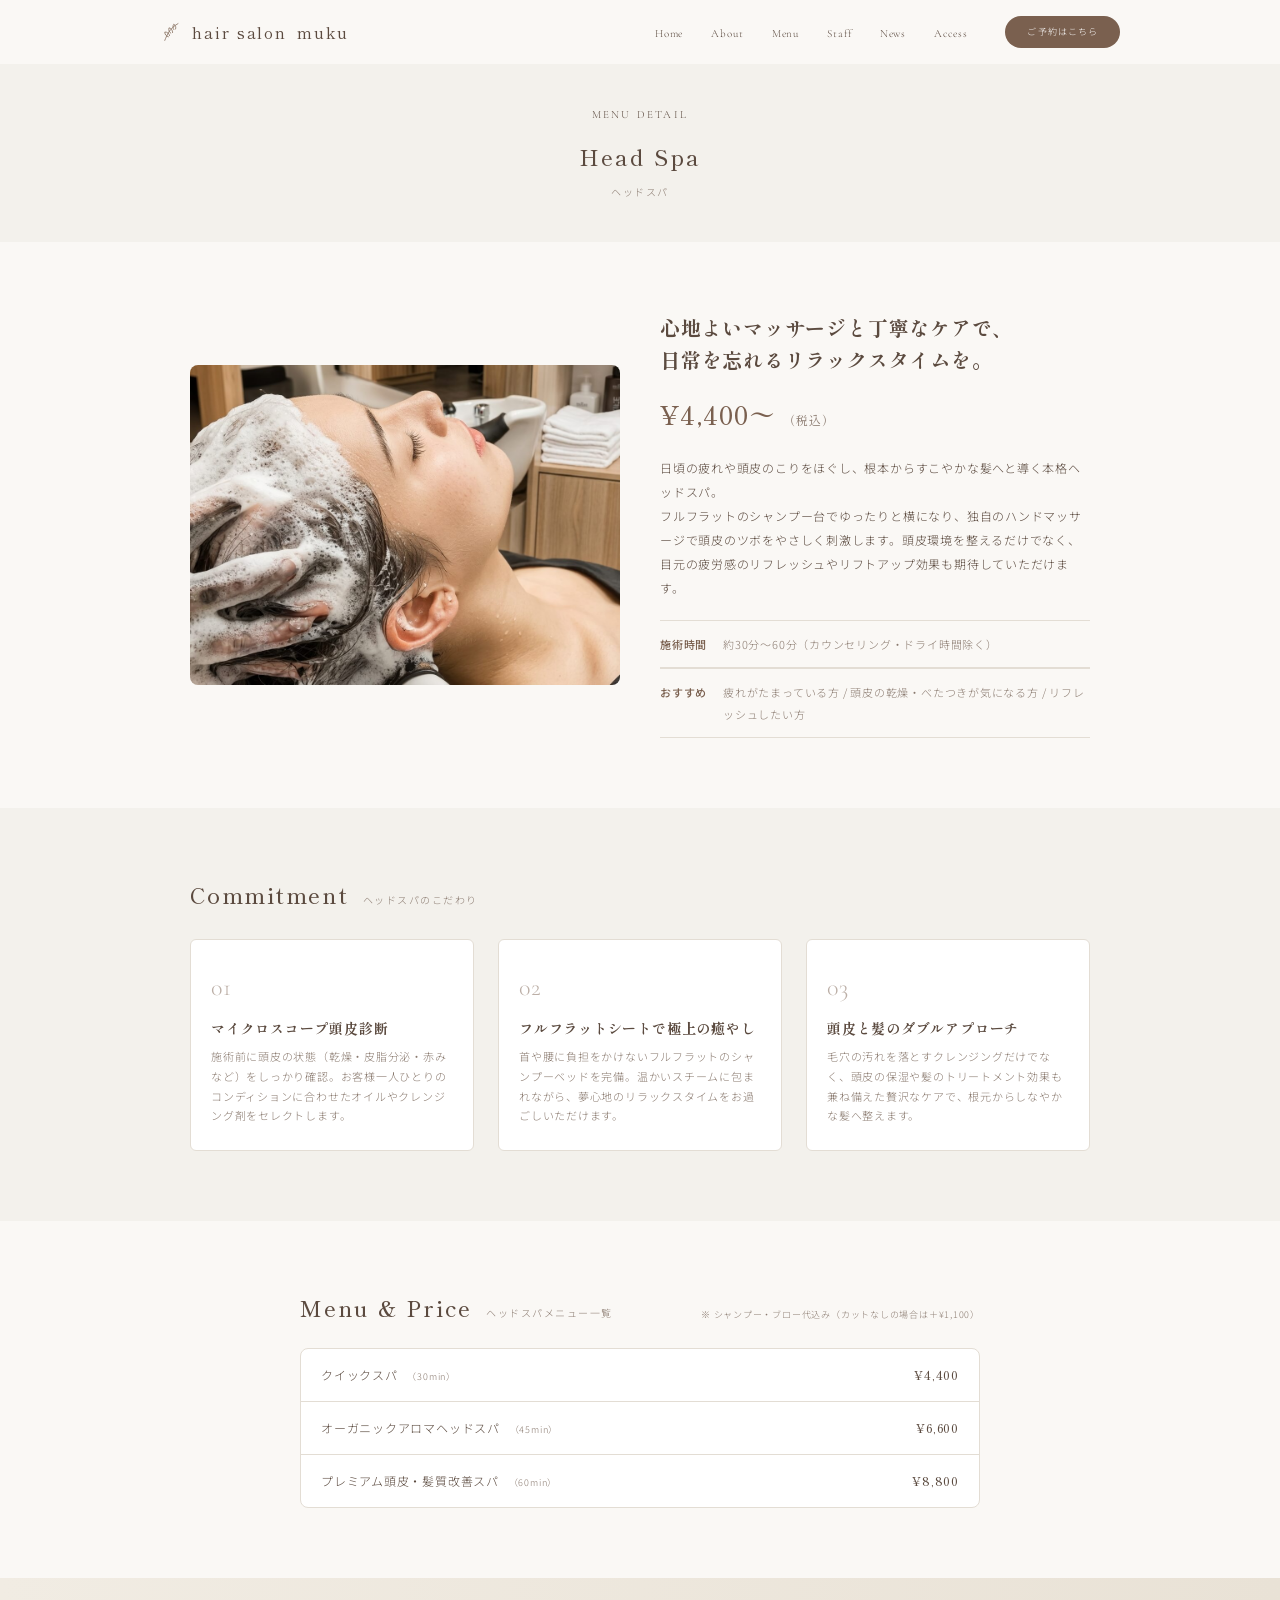
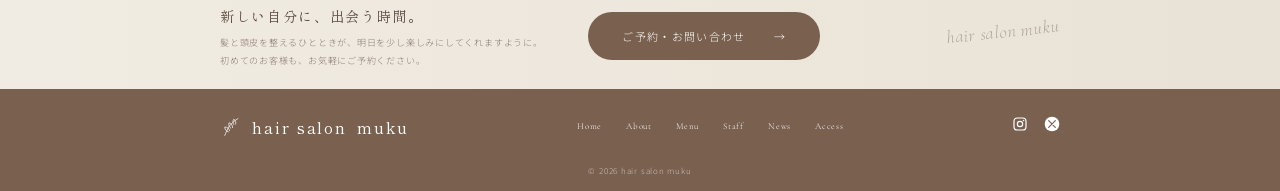
<file: headspa.html>
<!DOCTYPE html>
<html lang="ja">
<head>
  <meta charset="UTF-8">
  <meta name="viewport" content="width=device-width, initial-scale=1.0">
  <title>Head Spa｜hair salon muku</title>
  <meta name="description" content="hair salon mukuのヘッドスパメニュー。心地よいマッサージと丁寧なケアで、頭皮と髪をすこやかに保ち、日常を忘れるリラックスタイムをお届けします。">
  <link rel="preconnect" href="https://fonts.googleapis.com">
  <link rel="preconnect" href="https://fonts.gstatic.com" crossorigin>
  <link href="https://fonts.googleapis.com/css2?family=Cormorant+Garamond:wght@400;500&family=Noto+Sans+JP:wght@300;400;500&family=Shippori+Mincho:wght@400;500&display=swap" rel="stylesheet">
  <link rel="stylesheet" href="css/style.css">
</head>
<body>

<!-- ============ Header ============ -->
<header class="header" id="header">
  <div class="header__inner">
    <a href="index.html#top" class="logo">
      <svg class="logo__leaf" viewBox="0 0 40 40" aria-hidden="true">
        <path d="M8 34C12 24 16 14 30 6M14 28c-4-1-6-4-6-8 4 0 7 2 8 6M18 22c-3-2-4-5-3-9 4 1 6 4 6 8M23 16c-2-3-2-6 0-9 3 2 4 5 3 8" fill="none" stroke="currentColor" stroke-width="1.2" stroke-linecap="round"/>
      </svg>
      <span class="logo__text">hair salon&ensp;muku</span>
    </a>
    <button class="menu-btn" id="menuBtn" aria-label="メニューを開く" aria-expanded="false">
      <span></span><span></span><span></span>
    </button>
    <nav class="gnav" id="gnav">
      <ul>
        <li><a href="index.html#top">Home</a></li>
        <li><a href="index.html#about">About</a></li>
        <li><a href="index.html#menu">Menu</a></li>
        <li><a href="index.html#staff">Staff</a></li>
        <li><a href="index.html#news">News</a></li>
        <li><a href="index.html#access">Access</a></li>
      </ul>
      <a href="contact.html" class="btn btn--sm">ご予約はこちら</a>
    </nav>
  </div>
</header>

<main>
  <!-- ============ Page Header ============ -->
  <section class="page-header">
    <div class="container">
      <p class="eyebrow">MENU DETAIL</p>
      <h1 class="page-header__title">Head Spa<small style="display:block; font-family:var(--sans); font-size:10px; color:var(--text-light); margin-top:4px;">ヘッドスパ</small></h1>
    </div>
  </section>

  <!-- ============ Head Spa Detail Hero ============ -->
  <section class="section">
    <div class="container">
      <div class="menu-detail__hero">
        <div class="menu-detail__img img img--spa"></div>
        <div class="menu-detail__info">
          <h2 class="menu-detail__catch">心地よいマッサージと丁寧なケアで、<br>日常を忘れるリラックスタイムを。</h2>
          <p class="menu-detail__price">¥4,400〜 <small>（税込）</small></p>
          <p class="menu-detail__desc">
            日頃の疲れや頭皮のこりをほぐし、根本からすこやかな髪へと導く本格ヘッドスパ。<br>
            フルフラットのシャンプー台でゆったりと横になり、独自のハンドマッサージで頭皮のツボをやさしく刺激します。頭皮環境を整えるだけでなく、目元の疲労感のリフレッシュやリフトアップ効果も期待していただけます。
          </p>
          <div class="menu-detail__meta">
            <dl>
              <dt>施術時間</dt>
              <dd>約30分〜60分（カウンセリング・ドライ時間除く）</dd>
            </dl>
            <dl>
              <dt>おすすめ</dt>
              <dd>疲れがたまっている方 / 頭皮の乾燥・べたつきが気になる方 / リフレッシュしたい方</dd>
            </dl>
          </div>
        </div>
      </div>
    </div>
  </section>

  <!-- ============ Feature / Workflow ============ -->
  <section class="section section--alt">
    <div class="container">
      <div class="heading-row" style="margin-bottom: 28px;">
        <h2 class="heading">Commitment<small>ヘッドスパのこだわり</small></h2>
      </div>
      <div class="menu-detail__grid">
        <div class="menu-detail__feature-item">
          <span class="step-num">01</span>
          <h3>マイクロスコープ頭皮診断</h3>
          <p>施術前に頭皮の状態（乾燥・皮脂分泌・赤みなど）をしっかり確認。お客様一人ひとりのコンディションに合わせたオイルやクレンジング剤をセレクトします。</p>
        </div>
        <div class="menu-detail__feature-item">
          <span class="step-num">02</span>
          <h3>フルフラットシートで極上の癒やし</h3>
          <p>首や腰に負担をかけないフルフラットのシャンプーベッドを完備。温かいスチームに包まれながら、夢心地のリラックスタイムをお過ごしいただけます。</p>
        </div>
        <div class="menu-detail__feature-item">
          <span class="step-num">03</span>
          <h3>頭皮と髪のダブルアプローチ</h3>
          <p>毛穴の汚れを落とすクレンジングだけでなく、頭皮の保湿や髪のトリートメント効果も兼ね備えた贅沢なケアで、根元からしなやかな髪へ整えます。</p>
        </div>
      </div>
    </div>
  </section>

  <!-- ============ Sub Price List ============ -->
  <section class="section">
    <div class="container" style="max-width: 680px;">
      <div class="heading-row" style="margin-bottom: 24px;">
        <h2 class="heading">Menu & Price<small>ヘッドスパメニュー一覧</small></h2>
        <p class="note">※ シャンプー・ブロー代込み（カットなしの場合は＋¥1,100）</p>
      </div>
      <dl class="detail-price-list">
        <div class="detail-price-item">
          <dt>クイックスパ <small>（30min）</small></dt>
          <dd>¥4,400</dd>
        </div>
        <div class="detail-price-item">
          <dt>オーガニックアロマヘッドスパ <small>（45min）</small></dt>
          <dd>¥6,600</dd>
        </div>
        <div class="detail-price-item">
          <dt>プレミアム頭皮・髪質改善スパ <small>（60min）</small></dt>
          <dd>¥8,800</dd>
        </div>
      </dl>
    </div>
  </section>

  <!-- ============ CTA ============ -->
  <section class="cta" id="contact">
    <div class="container cta__inner">
      <div class="cta__body">
        <h2 class="cta__title">新しい自分に、出会う時間。</h2>
        <p>髪と頭皮を整えるひとときが、明日を少し楽しみにしてくれますように。<br>初めてのお客様も、お気軽にご予約ください。</p>
      </div>
      <a href="contact.html" class="btn btn--lg">ご予約・お問い合わせ<span class="arrow">→</span></a>
      <p class="cta__sign" aria-hidden="true">hair salon muku</p>
    </div>
  </section>
</main>

<!-- ============ Footer ============ -->
<footer class="footer">
  <div class="container footer__inner">
    <a href="index.html#top" class="logo logo--light">
      <svg class="logo__leaf" viewBox="0 0 40 40" aria-hidden="true">
        <path d="M8 34C12 24 16 14 30 6M14 28c-4-1-6-4-6-8 4 0 7 2 8 6M18 22c-3-2-4-5-3-9 4 1 6 4 6 8M23 16c-2-3-2-6 0-9 3 2 4 5 3 8" fill="none" stroke="currentColor" stroke-width="1.2" stroke-linecap="round"/>
      </svg>
      <span class="logo__text">hair salon&ensp;muku</span>
    </a>
    <ul class="footer__nav">
      <li><a href="index.html#top">Home</a></li>
      <li><a href="index.html#about">About</a></li>
      <li><a href="index.html#menu">Menu</a></li>
      <li><a href="index.html#staff">Staff</a></li>
      <li><a href="index.html#news">News</a></li>
      <li><a href="index.html#access">Access</a></li>
    </ul>
    <div class="footer__sns">
      <a href="#" aria-label="Instagram">
        <svg viewBox="0 0 24 24"><rect x="3" y="3" width="18" height="18" rx="5" fill="none" stroke="currentColor" stroke-width="1.8"/><circle cx="12" cy="12" r="4" fill="none" stroke="currentColor" stroke-width="1.8"/><circle cx="17.3" cy="6.7" r="1.2" fill="currentColor"/></svg>
      </a>
      <a href="#" aria-label="X">
        <svg viewBox="0 0 24 24"><circle cx="12" cy="12" r="11" fill="currentColor"/><path d="M7 7l10 10M17 7L7 17" stroke="#7a604f" stroke-width="1.8" stroke-linecap="round"/></svg>
      </a>
    </div>
  </div>
  <button class="totop" id="toTop" aria-label="ページの先頭へ">↑</button>
  <p class="footer__copy">&copy; 2026 hair salon muku</p>
</footer>

<script src="js/script.js"></script>
</body>
</html>
</file>
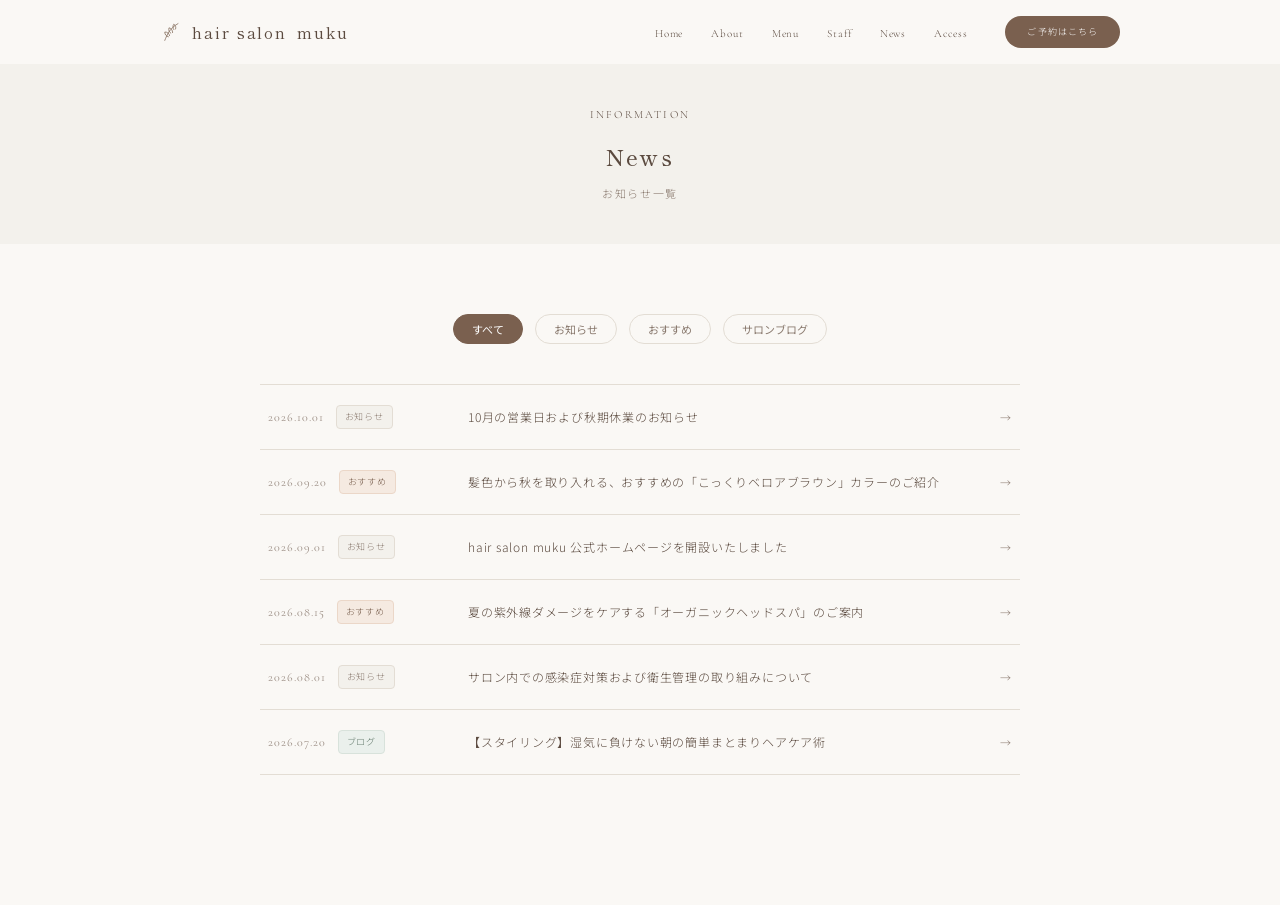
<file: news.html>
<!DOCTYPE html>
<html lang="ja">
<head>
  <meta charset="UTF-8">
  <meta name="viewport" content="width=device-width, initial-scale=1.0">
  <title>News | hair salon muku</title>
  <meta name="description" content="hair salon muku（ヘアサロン ムク）のお知らせ一覧ページです。営業日のご案内やおすすめメニュー、最新情報を掲載しています。">
  <link rel="preconnect" href="https://fonts.googleapis.com">
  <link rel="preconnect" href="https://fonts.gstatic.com" crossorigin>
  <link href="https://fonts.googleapis.com/css2?family=Cormorant+Garamond:wght@400;500&family=Noto+Sans+JP:wght@300;400;500&family=Shippori+Mincho:wght@400;500&display=swap" rel="stylesheet">
  <link rel="stylesheet" href="css/style.css">
</head>
<body>

<!-- ============ Header ============ -->
<header class="header" id="header">
  <div class="header__inner">
    <a href="index.html" class="logo">
      <svg class="logo__leaf" viewBox="0 0 40 40" aria-hidden="true">
        <path d="M8 34C12 24 16 14 30 6M14 28c-4-1-6-4-6-8 4 0 7 2 8 6M18 22c-3-2-4-5-3-9 4 1 6 4 6 8M23 16c-2-3-2-6 0-9 3 2 4 5 3 8" fill="none" stroke="currentColor" stroke-width="1.2" stroke-linecap="round"/>
      </svg>
      <span class="logo__text">hair salon&ensp;muku</span>
    </a>
    <button class="menu-btn" id="menuBtn" aria-label="メニューを開く" aria-expanded="false">
      <span></span><span></span><span></span>
    </button>
    <nav class="gnav" id="gnav">
      <ul>
        <li><a href="index.html#top">Home</a></li>
        <li><a href="index.html#about">About</a></li>
        <li><a href="index.html#menu">Menu</a></li>
        <li><a href="index.html#staff">Staff</a></li>
        <li><a href="news.html">News</a></li>
        <li><a href="index.html#access">Access</a></li>
      </ul>
      <a href="contact.html" class="btn btn--sm">ご予約はこちら</a>
    </nav>
  </div>
</header>

<main>

  <!-- ============ Page Header ============ -->
  <div class="page-header">
    <div class="container">
      <p class="eyebrow">INFORMATION</p>
      <h1 class="page-header__title">News<small>お知らせ一覧</small></h1>
    </div>
  </div>

  <!-- ============ News Archive Section ============ -->
  <section class="section news-archive">
    <div class="container">

      <!-- カテゴリフィルター（拡張性） -->
      <div class="news-filter">
        <button class="news-filter__btn is-active" type="button">すべて</button>
        <button class="news-filter__btn" type="button">お知らせ</button>
        <button class="news-filter__btn" type="button">おすすめ</button>
        <button class="news-filter__btn" type="button">サロンブログ</button>
      </div>

      <!-- ニュースリスト -->
      <ul class="news-archive__list">
        <li class="news-archive__item">
          <a href="#" class="news-archive__link">
            <div class="news-archive__meta">
              <time class="news-archive__date" datetime="2026-10-01">2026.10.01</time>
              <span class="news-archive__category">お知らせ</span>
            </div>
            <p class="news-archive__title">10月の営業日および秋期休業のお知らせ</p>
            <span class="news-archive__arrow"><span class="arrow">→</span></span>
          </a>
        </li>
        <li class="news-archive__item">
          <a href="#" class="news-archive__link">
            <div class="news-archive__meta">
              <time class="news-archive__date" datetime="2026-09-20">2026.09.20</time>
              <span class="news-archive__category news-archive__category--recommend">おすすめ</span>
            </div>
            <p class="news-archive__title">髪色から秋を取り入れる、おすすめの「こっくりベロアブラウン」カラーのご紹介</p>
            <span class="news-archive__arrow"><span class="arrow">→</span></span>
          </a>
        </li>
        <li class="news-archive__item">
          <a href="#" class="news-archive__link">
            <div class="news-archive__meta">
              <time class="news-archive__date" datetime="2026-09-01">2026.09.01</time>
              <span class="news-archive__category">お知らせ</span>
            </div>
            <p class="news-archive__title">hair salon muku 公式ホームページを開設いたしました</p>
            <span class="news-archive__arrow"><span class="arrow">→</span></span>
          </a>
        </li>
        <li class="news-archive__item">
          <a href="#" class="news-archive__link">
            <div class="news-archive__meta">
              <time class="news-archive__date" datetime="2026-08-15">2026.08.15</time>
              <span class="news-archive__category news-archive__category--recommend">おすすめ</span>
            </div>
            <p class="news-archive__title">夏の紫外線ダメージをケアする「オーガニックヘッドスパ」のご案内</p>
            <span class="news-archive__arrow"><span class="arrow">→</span></span>
          </a>
        </li>
        <li class="news-archive__item">
          <a href="#" class="news-archive__link">
            <div class="news-archive__meta">
              <time class="news-archive__date" datetime="2026-08-01">2026.08.01</time>
              <span class="news-archive__category">お知らせ</span>
            </div>
            <p class="news-archive__title">サロン内での感染症対策および衛生管理の取り組みについて</p>
            <span class="news-archive__arrow"><span class="arrow">→</span></span>
          </a>
        </li>
        <li class="news-archive__item">
          <a href="#" class="news-archive__link">
            <div class="news-archive__meta">
              <time class="news-archive__date" datetime="2026-07-20">2026.07.20</time>
              <span class="news-archive__category news-archive__category--blog">ブログ</span>
            </div>
            <p class="news-archive__title">【スタイリング】湿気に負けない朝の簡単まとまりヘアケア術</p>
            <span class="news-archive__arrow"><span class="arrow">→</span></span>
          </a>
        </li>
      </ul>

      <!-- ページネーション -->
      <nav class="pagination" aria-label="ページネーション">
</file>
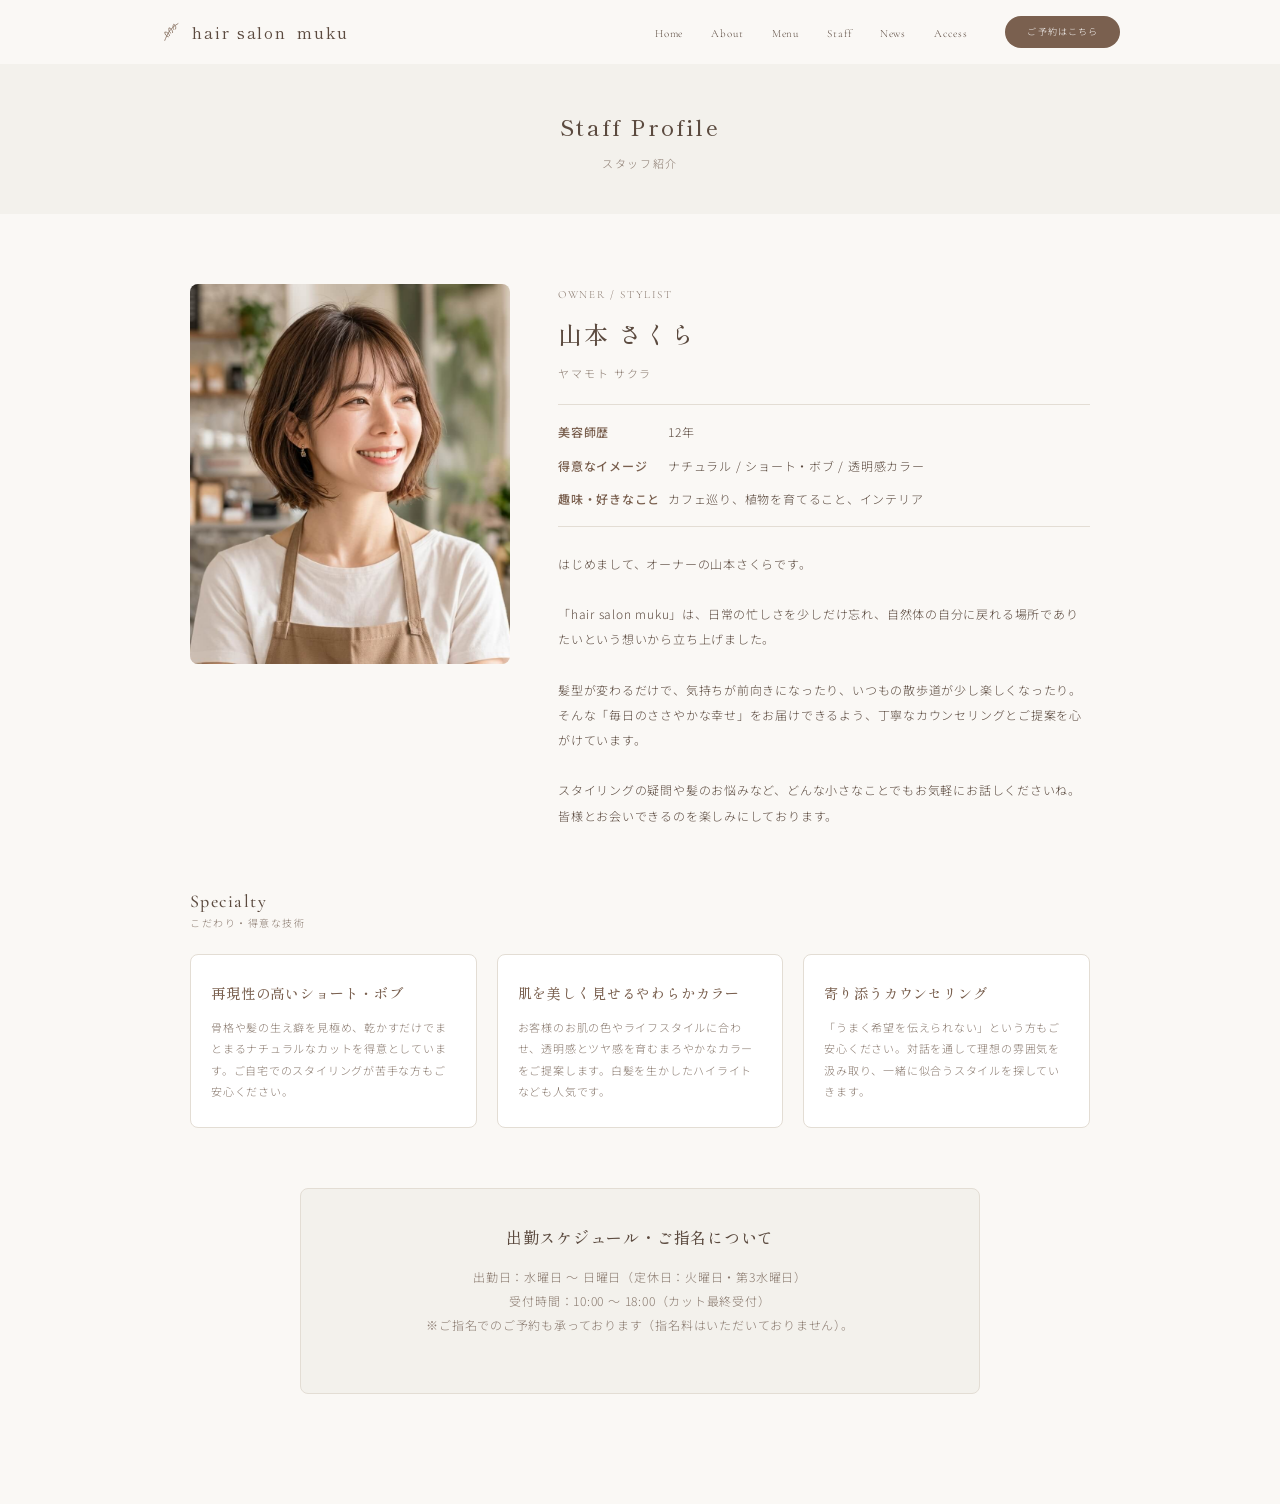
<file: staff.html>
<!DOCTYPE html>
<html lang="ja">
<head>
  <meta charset="UTF-8">
  <meta name="viewport" content="width=device-width, initial-scale=1.0">
  <title>山本 さくら | スタッフ紹介 | hair salon muku</title>
  <meta name="description" content="hair salon muku オーナー/スタイリスト 山本さくらのご紹介ページです。経歴や得意なスタイル、メッセージをお届けします。">
  <link rel="preconnect" href="https://fonts.googleapis.com">
  <link rel="preconnect" href="https://fonts.gstatic.com" crossorigin>
  <link href="https://fonts.googleapis.com/css2?family=Cormorant+Garamond:wght@400;500&family=Noto+Sans+JP:wght@300;400;500&family=Shippori+Mincho:wght@400;500&display=swap" rel="stylesheet">
  <link rel="stylesheet" href="css/style.css">
</head>
<body>

<!-- ============ Header ============ -->
<header class="header" id="header">
  <div class="header__inner">
    <a href="index.html#top" class="logo">
      <svg class="logo__leaf" viewBox="0 0 40 40" aria-hidden="true">
        <path d="M8 34C12 24 16 14 30 6M14 28c-4-1-6-4-6-8 4 0 7 2 8 6M18 22c-3-2-4-5-3-9 4 1 6 4 6 8M23 16c-2-3-2-6 0-9 3 2 4 5 3 8" fill="none" stroke="currentColor" stroke-width="1.2" stroke-linecap="round"/>
      </svg>
      <span class="logo__text">hair salon&ensp;muku</span>
    </a>
    <button class="menu-btn" id="menuBtn" aria-label="メニューを開く" aria-expanded="false">
      <span></span><span></span><span></span>
    </button>
    <nav class="gnav" id="gnav">
      <ul>
        <li><a href="index.html#top">Home</a></li>
        <li><a href="index.html#about">About</a></li>
        <li><a href="index.html#menu">Menu</a></li>
        <li><a href="index.html#staff">Staff</a></li>
        <li><a href="index.html#news">News</a></li>
        <li><a href="index.html#access">Access</a></li>
      </ul>
      <a href="contact.html" class="btn btn--sm">ご予約はこちら</a>
    </nav>
  </div>
</header>

<main>
  <!-- ============ Page Header ============ -->
  <section class="page-header">
    <div class="container">
      <h1 class="page-header__title">Staff Profile<small>スタッフ紹介</small></h1>
    </div>
  </section>

  <!-- ============ Staff Detail Main ============ -->
  <section class="staff-detail section">
    <div class="container">
      <div class="staff-detail__hero">
        <div class="staff-detail__img img img--staff"></div>
        <div class="staff-detail__profile">
          <p class="staff-detail__role">OWNER / STYLIST</p>
          <h2 class="staff-detail__name">山本 さくら<small>ヤマモト サクラ</small></h2>
          
          <dl class="staff-detail__meta">
            <div>
              <dt>美容師歴</dt>
              <dd>12年</dd>
            </div>
            <div>
              <dt>得意なイメージ</dt>
              <dd>ナチュラル / ショート・ボブ / 透明感カラー</dd>
            </div>
            <div>
              <dt>趣味・好きなこと</dt>
              <dd>カフェ巡り、植物を育てること、インテリア</dd>
            </div>
          </dl>

          <p class="staff-detail__message">
            はじめまして、オーナーの山本さくらです。<br><br>
            「hair salon muku」は、日常の忙しさを少しだけ忘れ、自然体の自分に戻れる場所でありたいという想いから立ち上げました。<br><br>
            髪型が変わるだけで、気持ちが前向きになったり、いつもの散歩道が少し楽しくなったり。そんな「毎日のささやかな幸せ」をお届けできるよう、丁寧なカウンセリングとご提案を心がけています。<br><br>
            スタイリングの疑問や髪のお悩みなど、どんな小さなことでもお気軽にお話しくださいね。皆様とお会いできるのを楽しみにしております。
          </p>
        </div>
      </div>

      <!-- ============ Strengths / Specialty ============ -->
      <div class="staff-detail__specialty">
        <h2 class="heading heading--sm">Specialty<small>こだわり・得意な技術</small></h2>
        <div class="staff-detail__grid">
          <div class="staff-detail__card">
            <h3>再現性の高いショート・ボブ</h3>
            <p>骨格や髪の生え癖を見極め、乾かすだけでまとまるナチュラルなカットを得意としています。ご自宅でのスタイリングが苦手な方もご安心ください。</p>
          </div>
          <div class="staff-detail__card">
            <h3>肌を美しく見せるやわらかカラー</h3>
            <p>お客様のお肌の色やライフスタイルに合わせ、透明感とツヤ感を育むまろやかなカラーをご提案します。白髪を生かしたハイライトなども人気です。</p>
          </div>
          <div class="staff-detail__card">
            <h3>寄り添うカウンセリング</h3>
            <p>「うまく希望を伝えられない」という方もご安心ください。対話を通して理想の雰囲気を汲み取り、一緒に似合うスタイルを探していきます。</p>
          </div>
        </div>
      </div>

      <!-- ============ Schedule & Reservation ============ -->
      <div class="staff-detail__schedule">
        <div class="staff-detail__schedule-box">
          <h3 class="staff-detail__schedule-title">出勤スケジュール・ご指名について</h3>
          <p class="staff-detail__schedule-text">
            出勤日：水曜日 〜 日曜日（定休日：火曜日・第3水曜日）<br>
            受付時間：10:00 〜 18:00（カット最終受付）<br>
            ※ご指名でのご予約も承っております（指名料はいただいておりません）。
          </p>
          <a href="contact.html"
</file>
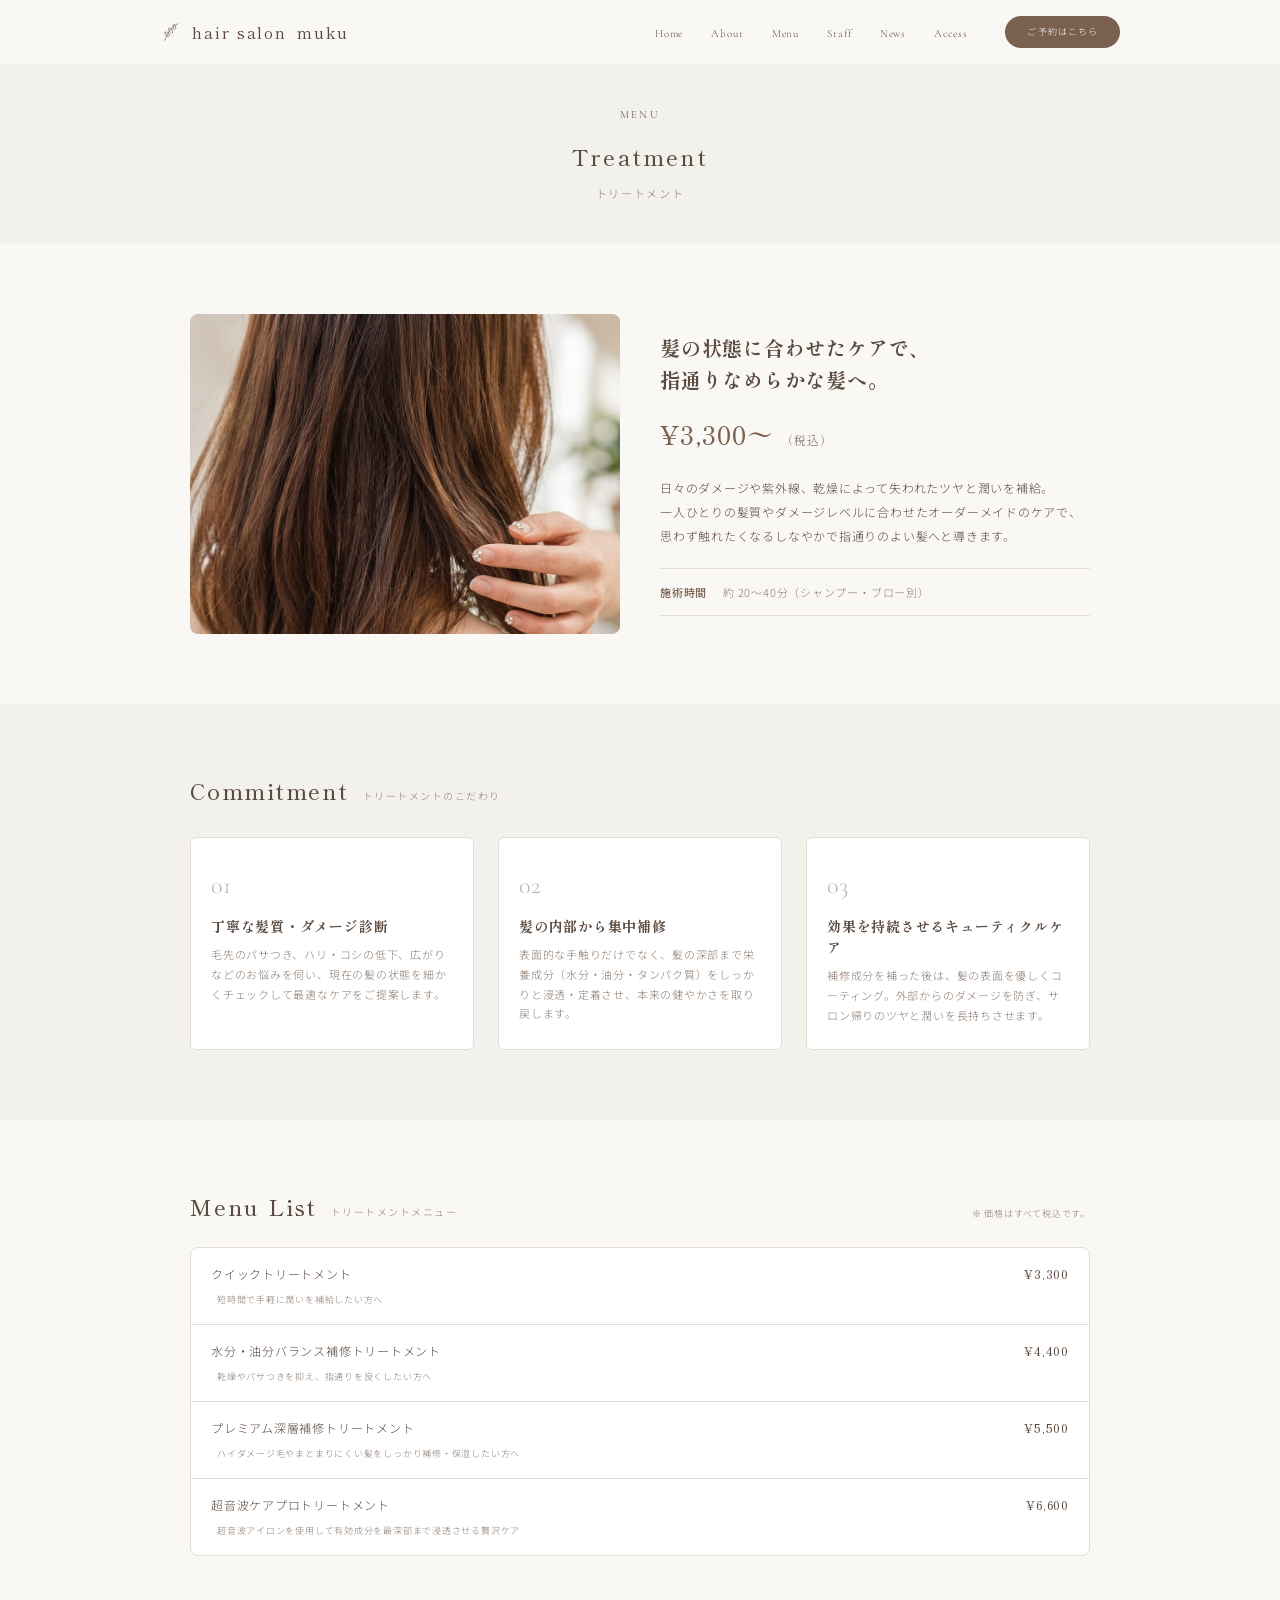
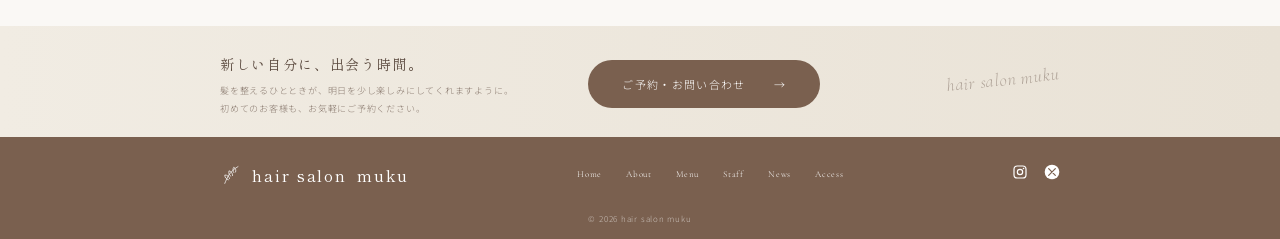
<file: treatment.html>
<!DOCTYPE html>
<html lang="ja">
<head>
  <meta charset="UTF-8">
  <meta name="viewport" content="width=device-width, initial-scale=1.0">
  <title>Treatment | hair salon muku</title>
  <meta name="description" content="hair salon mukuのトリートメントメニュー。髪の状態に合わせたケアで、指通りなめらかな理想の美髪へと導きます。">
  <link rel="preconnect" href="https://fonts.googleapis.com">
  <link rel="preconnect" href="https://fonts.gstatic.com" crossorigin>
  <link href="https://fonts.googleapis.com/css2?family=Cormorant+Garamond:wght@400;500&family=Noto+Sans+JP:wght@300;400;500&family=Shippori+Mincho:wght@400;500&display=swap" rel="stylesheet">
  <link rel="stylesheet" href="css/style.css">
</head>
<body>

<!-- ============ Header ============ -->
<header class="header" id="header">
  <div class="header__inner">
    <a href="index.html#top" class="logo">
      <svg class="logo__leaf" viewBox="0 0 40 40" aria-hidden="true">
        <path d="M8 34C12 24 16 14 30 6M14 28c-4-1-6-4-6-8 4 0 7 2 8 6M18 22c-3-2-4-5-3-9 4 1 6 4 6 8M23 16c-2-3-2-6 0-9 3 2 4 5 3 8" fill="none" stroke="currentColor" stroke-width="1.2" stroke-linecap="round"/>
      </svg>
      <span class="logo__text">hair salon&ensp;muku</span>
    </a>
    <button class="menu-btn" id="menuBtn" aria-label="メニューを開く" aria-expanded="false">
      <span></span><span></span><span></span>
    </button>
    <nav class="gnav" id="gnav">
      <ul>
        <li><a href="index.html#top">Home</a></li>
        <li><a href="index.html#about">About</a></li>
        <li><a href="index.html#menu">Menu</a></li>
        <li><a href="index.html#staff">Staff</a></li>
        <li><a href="index.html#news">News</a></li>
        <li><a href="index.html#access">Access</a></li>
      </ul>
      <a href="contact.html" class="btn btn--sm">ご予約はこちら</a>
    </nav>
  </div>
</header>

<main>

  <!-- ============ Page Header ============ -->
  <section class="page-header">
    <div class="container">
      <p class="eyebrow">MENU</p>
      <h1 class="page-header__title">Treatment<small>トリートメント</small></h1>
    </div>
  </section>

  <!-- ============ Treatment Detail Hero ============ -->
  <section class="section">
    <div class="container">
      <div class="menu-detail__hero fade">
        <div class="menu-detail__img img img--treatment"></div>
        <div class="menu-detail__body">
          <h2 class="menu-detail__catch">髪の状態に合わせたケアで、<br>指通りなめらかな髪へ。</h2>
          <p class="menu-detail__price">¥3,300〜 <small>（税込）</small></p>
          <p class="menu-detail__desc">
            日々のダメージや紫外線、乾燥によって失われたツヤと潤いを補給。<br>
            一人ひとりの髪質やダメージレベルに合わせたオーダーメイドのケアで、思わず触れたくなるしなやかで指通りのよい髪へと導きます。
          </p>
          <div class="menu-detail__meta">
            <dl>
              <dt>施術時間</dt>
              <dd>約 20〜40分（シャンプー・ブロー別）</dd>
            </dl>
          </div>
        </div>
      </div>
    </div>
  </section>

  <!-- ============ Features ============ -->
  <section class="section section--alt">
    <div class="container">
      <div class="heading-row" style="margin-bottom: 30px;">
        <h2 class="heading">Commitment<small>トリートメントのこだわり</small></h2>
      </div>
      <div class="menu-detail__grid">
        <div class="menu-detail__feature-item fade">
          <span class="step-num">01</span>
          <h3>丁寧な髪質・ダメージ診断</h3>
          <p>毛先のパサつき、ハリ・コシの低下、広がりなどのお悩みを伺い、現在の髪の状態を細かくチェックして最適なケアをご提案します。</p>
        </div>
        <div class="menu-detail__feature-item fade">
          <span class="step-num">02</span>
          <h3>髪の内部から集中補修</h3>
          <p>表面的な手触りだけでなく、髪の深部まで栄養成分（水分・油分・タンパク質）をしっかりと浸透・定着させ、本来の健やかさを取り戻します。</p>
        </div>
        <div class="menu-detail__feature-item fade">
          <span class="step-num">03</span>
          <h3>効果を持続させるキューティクルケア</h3>
          <p>補修成分を補った後は、髪の表面を優しくコーティング。外部からのダメージを防ぎ、サロン帰りのツヤと潤いを長持ちさせます。</p>
        </div>
      </div>
    </div>
  </section>

  <!-- ============ Treatment Menu List ============ -->
  <section class="section">
    <div class="container">
      <div class="heading-row" style="margin-bottom: 24px;">
        <h2 class="heading">Menu List<small>トリートメントメニュー</small></h2>
        <p class="note">※ 価格はすべて税込です。</p>
      </div>
      <dl class="detail-price-list fade">
        <div class="detail-price-item">
          <dt>クイックトリートメント<br><small>短時間で手軽に潤いを補給したい方へ</small></dt>
          <dd>¥3,300</dd>
        </div>
        <div class="detail-price-item">
          <dt>水分・油分バランス補修トリートメント<br><small>乾燥やパサつきを抑え、指通りを良くしたい方へ</small></dt>
          <dd>¥4,400</dd>
        </div>
        <div class="detail-price-item">
          <dt>プレミアム深層補修トリートメント<br><small>ハイダメージ毛やまとまりにくい髪をしっかり補修・保湿したい方へ</small></dt>
          <dd>¥5,500</dd>
        </div>
        <div class="detail-price-item">
          <dt>超音波ケアプロトリートメント<br><small>超音波アイロンを使用して有効成分を最深部まで浸透させる贅沢ケア</small></dt>
          <dd>¥6,600</dd>
        </div>
      </dl>
    </div>
  </section>

  <!-- ============ CTA ============ -->
  <section class="cta">
    <div class="container cta__inner">
      <div class="cta__body">
        <h2 class="cta__title">新しい自分に、出会う時間。</h2>
        <p>髪を整えるひとときが、明日を少し楽しみにしてくれますように。<br>初めてのお客様も、お気軽にご予約ください。</p>
      </div>
      <a href="contact.html" class="btn btn--lg">ご予約・お問い合わせ<span class="arrow">→</span></a>
      <p class="cta__sign" aria-hidden="true">hair salon muku</p>
    </div>
  </section>
</main>

<!-- ============ Footer ============ -->
<footer class="footer">
  <div class="container footer__inner">
    <a href="index.html#top" class="logo logo--light">
      <svg class="logo__leaf" viewBox="0 0 40 40" aria-hidden="true">
        <path d="M8 34C12 24 16 14 30 6M14 28c-4-1-6-4-6-8 4 0 7 2 8 6M18 22c-3-2-4-5-3-9 4 1 6 4 6 8M23 16c-2-3-2-6 0-9 3 2 4 5 3 8" fill="none" stroke="currentColor" stroke-width="1.2" stroke-linecap="round"/>
      </svg>
      <span class="logo__text">hair salon&ensp;muku</span>
    </a>
    <ul class="footer__nav">
      <li><a href="index.html#top">Home</a></li>
      <li><a href="index.html#about">About</a></li>
      <li><a href="index.html#menu">Menu</a></li>
      <li><a href="index.html#staff">Staff</a></li>
      <li><a href="index.html#news">News</a></li>
      <li><a href="index.html#access">Access</a></li>
    </ul>
    <div class="footer__sns">
      <a href="#" aria-label="Instagram">
        <svg viewBox="0 0 24 24"><rect x="3" y="3" width="18" height="18" rx="5" fill="none" stroke="currentColor" stroke-width="1.8"/><circle cx="12" cy="12" r="4" fill="none" stroke="currentColor" stroke-width="1.8"/><circle cx="17.3" cy="6.7" r="1.2" fill="currentColor"/></svg>
      </a>
      <a href="#" aria-label="X">
        <svg viewBox="0 0 24 24"><circle cx="12" cy="12" r="11" fill="currentColor"/><path d="M7 7l10 10M17 7L7 17" stroke="#7a604f" stroke-width="1.8" stroke-linecap="round"/></svg>
      </a>
    </div>
  </div>
  <button class="totop" id="toTop" aria-label="ページの先頭へ">↑</button>
  <p class="footer__copy">&copy; 2026 hair salon muku</p>
</footer>

<script src="js/script.js"></script>
</body>
</html>
</file>
<file: css/style.css>
/* ==========================================================
   hair salon muku
   画像は images/ フォルダに配置してください（下部「Images」参照）。
   画像が無い場合はやさしいグラデーションが表示されます。
   ========================================================== */

:root {
  --brown: #7a604f;
  --brown-dark: #6a5142;
  --text: #5b4a3f;
  --text-light: #8a7a6f;
  --bg: #faf8f5;
  --bg-alt: #f3f1ec;
  --line: #e3ddd4;
  --serif: "Shippori Mincho", "Noto Serif JP", serif;
  --sans: "Noto Sans JP", sans-serif;
  --en: "Cormorant Garamond", "Shippori Mincho", serif;
  --header-h: 64px;
}

*, *::before, *::after { box-sizing: border-box; }
html { scroll-behavior: smooth; scroll-padding-top: var(--header-h); }
body {
  margin: 0;
  font-family: var(--sans);
  font-weight: 300;
  font-size: 13px;
  line-height: 2;
  letter-spacing: .06em;
  color: var(--text);
  background: var(--bg);
  -webkit-font-smoothing: antialiased;
}
img { max-width: 100%; display: block; }
a { color: inherit; text-decoration: none; transition: opacity .3s; }
a:hover { opacity: .65; }
ul, dl, dd { margin: 0; padding: 0; list-style: none; }
h1, h2, h3, p { margin: 0; }
small { font-size: .75em; font-weight: 300; }

.container { width: min(900px, 100% - 48px); margin-inline: auto; }
.section { padding: 70px 0; }
.section--alt { background: var(--bg-alt); }

/* ---------- Common ---------- */
.eyebrow { font-family: var(--en); font-size: 11px; letter-spacing: .2em; margin-bottom: 8px; }
.heading { font-family: var(--serif); font-weight: 500; font-size: 22px; letter-spacing: .08em; line-height: 1.5; }
.heading small { margin-left: 14px; font-family: var(--sans); font-size: 10px; letter-spacing: .15em; color: var(--text-light); }
.heading--sm { font-family: var(--en); font-size: 18px; }
.heading--sm small { display: block; margin: 0; }
.heading--stack { font-family: var(--en); font-size: 20px; line-height: 1.6; }
.heading-row { display: flex; justify-content: space-between; align-items: flex-end; }
.note { font-size: 9px; color: var(--text-light); }

.more { display: inline-flex; align-items: center; gap: 12px; font-size: 10px; letter-spacing: .12em; margin-top: 14px; }
.more--sm { margin: 0; color: var(--text-light); }
.arrow { font-size: 11px; }

.btn {
  display: inline-flex; align-items: center; justify-content: center; gap: 28px;
  padding: 10px 28px; border-radius: 999px;
  background: var(--brown); color: #fff;
  font-size: 10px; letter-spacing: .12em;
  transition: background .3s, opacity .3s;
}
.btn:hover { opacity: 1; background: var(--brown-dark); }
.btn--sm { padding: 7px 22px; font-size: 9px; }
.btn--lg { padding: 13px 34px; font-size: 11px; }

/* ---------- Images (placeholder gradient + real file) ---------- */
.img { background-size: cover; background-position: center; background-color: #e8e0d4; }
.img--salon     { background-image: url(../images/tennai.jpg),     linear-gradient(135deg,#f0e6d6,#d9c7ac 60%,#b9c4a2); }
.img--cut       { background-image: url(../images/cut.jpg),       linear-gradient(135deg,#efe7dc,#cdb8a2); }
.img--color     { background-image: url(../images/color.jpg),     linear-gradient(135deg,#f3eadf,#c9a583); }
.img--treatment { background-image: url(../images/treatment.jpg), linear-gradient(135deg,#f4ece2,#b98f6c); }
.img--spa       { background-image: url(../images/head\ spa.jpg),   linear-gradient(135deg,#dfe3e0,#8f9a96); }
.img--counsel   { background-image: url(../images/counsel.jpg),   linear-gradient(135deg,#ece3d6,#c7b39c); }
.img--style     { background-image: url(../images/style.jpg),     linear-gradient(135deg,#efe6da,#bfa48a); }
.img--space     { background-image: url(../images/space.jpg),     linear-gradient(135deg,#f1e8d9,#cdbf9f); }
.img--staff     { background-image: url(../images/staff.jpg),     linear-gradient(135deg,#efe6da,#c4a98e); }
.img--map       { background-image: url(../images/map.jpg),       linear-gradient(#fff,#f1efeb); }
.img--shop      { background-image: url(../images/shop.jpg),      linear-gradient(135deg,#e6efe2,#c9d4bd); }

/* ---------- Header ---------- */
.header {
  position: fixed; inset: 0 0 auto 0; z-index: 100;
  height: var(--header-h);
  background: rgba(250,248,245,.92);
  backdrop-filter: blur(6px);
  transition: box-shadow .3s;
}
.header.is-scrolled { box-shadow: 0 1px 12px rgba(90,70,55,.08); }
.header__inner { height: 100%; width: min(960px, 100% - 48px); margin-inline: auto; display: flex; align-items: center; justify-content: space-between; }
.logo { display: inline-flex; align-items: center; gap: 8px; color: var(--brown); }
.logo__leaf { width: 24px; height: 24px; }
.logo__text { font-family: var(--serif); font-size: 16px; letter-spacing: .12em; color: var(--text); }
.logo--light, .logo--light .logo__text { color: #fff; }
.gnav { display: flex; align-items: center; gap: 38px; }
.gnav ul { display: flex; gap: 28px; }
.gnav a:not(.btn) { font-family: var(--en); font-size: 11px; letter-spacing: .08em; }
.menu-btn { display: none; }

/* ---------- Hero ---------- */
.hero { position: relative; margin-top: var(--header-h); height: 296px; overflow: hidden; }
.hero__bg {
  position: absolute; inset: 0;
  background: url(../images/header.png) right center / cover no-repeat,
              linear-gradient(100deg, #f4efe7 0%, #ebe3d6 45%, #c9b39a 100%);
}
.hero__bg::after { content: ""; position: absolute; inset: 0; background: linear-gradient(90deg, rgba(250,248,245,.75) 0%, rgba(250,248,245,0) 55%); }
.hero__inner { position: relative; height: 100%; width: min(960px, 100% - 48px); margin-inline: auto; display: flex; align-items: center; }
.hero__title { font-family: var(--serif); font-weight: 400; font-size: 24px; line-height: 1.85; letter-spacing: .22em; margin-bottom: 22px; }
.hero__text { font-size: 11px; line-height: 2.1; margin-bottom: 18px; }

/* ---------- About ---------- */
.about__inner { display: grid; grid-template-columns: 1fr 377px; gap: 56px; align-items: center; width: min(920px, 100% - 48px); }
.about__title { font-family: var(--serif); font-weight: 500; font-size: 17px; letter-spacing: .12em; margin-bottom: 16px; }
.about__body p { font-size: 10.5px; line-height: 1.95; margin-bottom: 10px; }
.about__img { height: 200px; }

/* ---------- Menu ---------- */
.menu__list { display: grid; grid-template-columns: repeat(4, 1fr); gap: 20px; margin-top: 28px; }
.card { background: #fff; display: flex; flex-direction: column; }
.card__img { height: 97px; }
.card__body { padding: 14px 14px 16px; }
.card__title { font-family: var(--en); font-size: 15px; font-weight: 500; letter-spacing: .06em; }
.card__title small { margin-left: 12px; font-family: var(--sans); font-size: 7px; color: var(--text-light); letter-spacing: .12em; }
.card__price { font-family: var(--serif); font-size: 12px; margin: 4px 0 8px; }
.card__text { font-size: 9.5px; line-height: 1.9; color: var(--text-light); min-height: 54px; }
.card .more { font-size: 9px; margin-top: 6px; }

/* ---------- Commitment ---------- */
.commit { position: relative; overflow: hidden; padding: 44px 0; }
.commit__leaf {
  position: absolute; left: -30px; top: 10px; width: 150px; height: 190px; opacity: .35;
  background: radial-gradient(ellipse 16px 34px at 40% 30%, #cfc6b6 60%, transparent 62%),
              radial-gradient(ellipse 14px 30px at 70% 55%, #cfc6b6 60%, transparent 62%),
              radial-gradient(ellipse 14px 30px at 25% 70%, #cfc6b6 60%, transparent 62%);
  pointer-events: none;
}
.commit__inner { display: grid; grid-template-columns: 1.1fr 1fr 1fr 1fr; width: min(960px, 100% - 48px); }
.commit__head { padding: 20px 20px 20px 0; align-self: center; }
.commit__sub { font-size: 10px; letter-spacing: .2em; color: var(--text-light); margin-top: 8px; }
.commit__lead { font-size: 8px; color: var(--text-light); margin-top: 10px; padding-top: 8px; border-top: 1px solid var(--line); width: 130px; }
.commit__item { position: relative; padding: 4px 20px 4px 26px; border-left: 1px solid var(--line); }
.commit__thumb { position: absolute; top: 4px; left: 44px; width: 70px; height: 62px; border-radius: 8px; }
.commit__item h3 { font-family: var(--serif); font-weight: 500; font-size: 11px; margin: 72px 0 8px; letter-spacing: .08em; }
.commit__item h3 span { font-family: var(--en); font-size: 13px; margin-right: 6px; }
.commit__item p { font-size: 9px; line-height: 1.95; color: var(--text-light); }

/* ---------- Staff & News ---------- */
.sn { padding: 20px 0 14px; }
.sn__inner { display: grid; grid-template-columns: 1.15fr 1fr; gap: 0; width: min(960px, 100% - 48px); }
.staff { display: grid; grid-template-columns: 153px 1fr; gap: 18px; padding-right: 36px; border-right: 1px solid var(--line); }
.staff__img { height: 146px; }
.staff__role { font-size: 7px; letter-spacing: .15em; color: var(--text-light); margin-top: 8px; }
.staff__name { font-family: var(--serif); font-size: 13px; line-height: 1.5; }
.staff__name small { display: block; font-family: var(--sans); font-size: 7px; color: var(--text-light); }
.staff__text { font-size: 9.5px; line-height: 1.95; margin-top: 8px; }
.staff .more { font-size: 8px; margin-top: 4px; }
.news { padding-left: 38px; }
.news .heading-row { align-items: flex-start; }
.news .heading small { display: inline; margin-left: 14px; }
.news__list { margin-top: 14px; border-top: 1px solid var(--line); }
.news__list li { border-bottom: 1px solid var(--line); }
.news__list a { display: flex; gap: 32px; padding: 10px 0; font-size: 10px; }
.news__list time { font-family: var(--en); font-size: 10px; color: var(--text-light); letter-spacing: .08em; }

/* ---------- Access ---------- */
.access { padding: 20px 0 22px; }
.access__inner { display: grid; grid-template-columns: 170px 220px 140px 1fr; gap: 24px; align-items: start; width: min(960px, 100% - 48px); }
.access__shop { font-family: var(--serif); font-size: 14px; margin-top: 18px; letter-spacing: .1em; }
.access__shop small { display: block; font-size: 7px; font-family: var(--sans); color: var(--text-light); }
.access__info { display: grid; gap: 14px; margin-top: 8px; }
.access__info div { display: grid; grid-template-columns: 82px 1fr; font-size: 8px; line-height: 1.8; }
.access__info dt { display: flex; align-items: flex-start; gap: 10px; color: var(--text-light); }
.access__info svg { width: 12px; height: 12px; fill: none; stroke: var(--brown); stroke-width: 1.6; margin-top: 4px; }
.access__map { height: 66px; border: 1px solid var(--line); margin-top: 8px; }
.access__photo { height: 102px; }
/* map + photo sit side by side */
.access__inner { grid-template-areas: "title info map photo"; }
.access__title { grid-area: title; }
.access__info { grid-area: info; grid-column: span 1; }
.access__map { grid-area: map; }
.access__photo { grid-area: photo; width: 280px; justify-self: end; }

/* ---------- CTA ---------- */
.cta { position: relative; padding: 24px 0 20px; background: linear-gradient(90deg, #f1ece3, #e9e2d6); overflow: hidden; }
.cta__inner { display: grid; grid-template-columns: 1fr auto 200px; align-items: center; gap: 40px; width: min(840px, 100% - 48px); }
.cta__title { font-family: var(--serif); font-weight: 400; font-size: 14px; letter-spacing: .12em; margin-bottom: 4px; }
.cta__body p { font-size: 9px; line-height: 1.95; color: var(--text-light); }
.cta__sign { font-family: var(--en); font-style: italic; font-size: 18px; color: var(--text-light); opacity: .6; transform: rotate(-6deg); text-align: right; }

/* ---------- Footer ---------- */
.footer { position: relative; background: var(--brown); color: #fff; padding: 22px 0 0; }
.footer__inner { display: flex; align-items: center; justify-content: space-between; width: min(840px, 100% - 48px); padding-bottom: 20px; }
.footer__nav { display: flex; gap: 24px; font-family: var(--en); font-size: 9px; }
.footer__sns { display: flex; gap: 16px; }
.footer__sns svg { width: 16px; height: 16px; }
.footer__copy { text-align: center; font-size: 8px; opacity: .6; padding: 0 0 12px; }
.totop {
  position: fixed; right: 20px; bottom: 20px; width: 34px; height: 34px;
  border: 1px solid var(--brown); background: var(--brown); color: #fff; font-size: 14px; cursor: pointer;
  opacity: 0; pointer-events: none; transition: opacity .3s;
}
.totop.is-show { opacity: 1; pointer-events: auto; }

/* ---------- Scroll fade ---------- */
.fade { opacity: 0; transform: translateY(16px); transition: opacity .9s ease, transform .9s ease; }
.fade.is-visible { opacity: 1; transform: none; }
.menu__list .fade:nth-child(2), .commit__item:nth-of-type(2) { transition-delay: .1s; }
.menu__list .fade:nth-child(3) { transition-delay: .2s; }
.menu__list .fade:nth-child(4) { transition-delay: .3s; }
@media (prefers-reduced-motion: reduce) {
  html { scroll-behavior: auto; }
  .fade { opacity: 1; transform: none; transition: none; }
}

/* ==========================================================
   Responsive
   ========================================================== */
@media (max-width: 960px) {
  .gnav { gap: 22px; }
  .gnav ul { gap: 18px; }
  .menu__list { grid-template-columns: repeat(2, 1fr); }
  .commit__inner { grid-template-columns: 1fr 1fr; row-gap: 32px; }
  .commit__head { grid-column: 1 / -1; }
  .commit__item:nth-of-type(1) { border-left: 0; padding-left: 0; }
  .sn__inner { grid-template-columns: 1fr; gap: 40px; }
  .staff { border-right: 0; padding-right: 0; }
  .news { padding-left: 0; }
  .access__inner { grid-template-columns: 1fr 1fr; grid-template-areas: "title title" "info info" "map photo"; }
  .access__photo { width: 100%; height: 160px; }
  .access__map { height: 160px; }
}

@media (max-width: 768px) {
  body { font-size: 14px; }
  .section { padding: 48px 0; }

  .menu-btn { display: block; position: relative; width: 36px; height: 36px; border: 0; background: none; cursor: pointer; }
  .menu-btn span { position: absolute; left: 7px; width: 22px; height: 1px; background: var(--text); transition: .3s; }
  .menu-btn span:nth-child(1) { top: 11px; }
  .menu-btn span:nth-child(2) { top: 18px; }
  .menu-btn span:nth-child(3) { top: 25px; }
  .menu-btn.is-open span:nth-child(1) { top: 18px; transform: rotate(45deg); }
  .menu-btn.is-open span:nth-child(2) { opacity: 0; }
  .menu-btn.is-open span:nth-child(3) { top: 18px; transform: rotate(-45deg); }
  .gnav {
    position: fixed; inset: var(--header-h) 0 auto 0; flex-direction: column; gap: 22px;
    padding: 28px 24px 32px; background: var(--bg);
    transform: translateY(-120%); transition: transform .4s; box-shadow: 0 8px 20px rgba(0,0,0,.06);
  }
  .gnav.is-open { transform: none; }
  .gnav ul { flex-direction: column; align-items: center; gap: 14px; }
  .gnav a:not(.btn) { font-size: 14px; }
  .btn--sm { font-size: 11px; padding: 9px 28px; }

  .hero { height: 440px; }
  .hero__bg { background-position: 70% center; }
  .hero__bg::after { background: linear-gradient(180deg, rgba(250,248,245,.8) 0%, rgba(250,248,245,.1) 70%); }
  .hero__inner { align-items: flex-start; padding-top: 40px; }
  .hero__title { font-size: 22px; }
  .hero__text { font-size: 13px; }

  .about__inner { grid-template-columns: 1fr; gap: 28px; }
  .about__img { height: 220px; order: -1; }
  .about__title { font-size: 19px; }
  .about__body p { font-size: 13px; }
  .about__body br, .card__text br, .commit__item p br, .staff__text br, .cta__body br { display: none; }

  .menu__list { gap: 14px; }
  .card__img { height: 110px; }
  .card__title { font-size: 16px; }
  .card__text { font-size: 11.5px; min-height: 0; }
  .card .more, .more { font-size: 11px; }
  .note { display: none; }

  .commit__inner { grid-template-columns: 1fr; }
  .commit__item { border-left: 0; padding: 0 0 0 0; border-top: 1px solid var(--line); padding-top: 22px; display: grid; grid-template-columns: 84px 1fr; column-gap: 16px; }
  .commit__thumb { position: static; width: 84px; height: 76px; grid-row: 1 / 3; }
  .commit__item h3 { margin: 0 0 6px; font-size: 14px; }
  .commit__item p { font-size: 12px; }
  .commit__lead { font-size: 11px; width: auto; }

  .staff { grid-template-columns: 1fr; }
  .staff__img { height: 240px; }
  .staff__name { font-size: 16px; }
  .staff__text, .staff__role, .staff__name small, .news__list a, .news__list time { font-size: 12px; }
  .news__list a { flex-direction: column; gap: 0; }

  .access__inner { grid-template-columns: 1fr; grid-template-areas: "title" "info" "map" "photo"; }
  .access__info div { font-size: 12px; grid-template-columns: 96px 1fr; }
  .access__shop small { font-size: 10px; }
  .access__photo { height: 200px; }

  .cta__inner { grid-template-columns: 1fr; gap: 20px; text-align: center; }
  .cta__title { font-size: 17px; }
  .cta__body p { font-size: 12px; }
  .cta__sign { text-align: center; transform: none; }
  .btn--lg { font-size: 12px; }

  .footer__inner { flex-direction: column; gap: 18px; }
  .footer__nav { flex-wrap: wrap; justify-content: center; gap: 14px 20px; font-size: 12px; }
  .footer__copy { font-size: 10px; }
}
/* ==========================================================
   Contact Page Styles
   ========================================================== */

/* ---------- Page Header ---------- */
.page-header {
  margin-top: var(--header-h);
  padding: 40px 0;
  background: var(--bg-alt);
  text-align: center;
}
.page-header__title {
  font-family: var(--serif);
  font-size: 22px;
  font-weight: 500;
  letter-spacing: .1em;
}

/* ---------- Contact Section ---------- */
.contact-section {
  padding: 50px 0 80px;
}

/* Tel Box */
.tel-box {
  background: #fff;
  padding: 24px 30px;
  border-radius: 8px;
  text-align: center;
  max-width: 600px;
  margin: 0 auto 50px;
  border: 1px solid var(--line);
}
.tel-box__title {
  font-family: var(--serif);
  font-size: 16px;
  margin-bottom: 6px;
}
.tel-box__text {
  font-size: 10px;
  color: var(--text-light);
  margin-bottom: 12px;
}
.tel-box__number {
  display: inline-flex;
  align-items: center;
  gap: 10px;
  font-family: var(--en);
  font-size: 22px;
  color: var(--brown);
  font-weight: 500;
  letter-spacing: .08em;
}
.tel-box__number svg {
  width: 18px;
  height: 18px;
  fill: currentColor;
}
.tel-box__hours {
  font-size: 9px;
  color: var(--text-light);
  margin-top: 6px;
}

/* Form Wrapper */
.form-wrapper {
  max-width: 600px;
  margin: 0 auto;
  background: #fff;
  padding: 36px 40px;
  border-radius: 8px;
  border: 1px solid var(--line);
}
.form-title {
  font-family: var(--serif);
  font-size: 17px;
  text-align: center;
  margin-bottom: 10px;
}
.form-lead {
  font-size: 10px;
  color: var(--text-light);
  line-height: 1.9;
  text-align: center;
  margin-bottom: 30px;
}

/* Form Elements */
.contact-form {
  display: grid;
  gap: 20px;
}
.form-group {
  display: flex;
  flex-direction: column;
  gap: 6px;
}
.form-label {
  font-size: 11px;
  font-weight: 400;
  display: flex;
  align-items: center;
  gap: 8px;
}
.badge {
  font-size: 8px;
  padding: 2px 6px;
  border-radius: 4px;
  background: #e8e2d8;
  color: var(--text-light);
}
.badge--required {
  background: var(--brown);
  color: #fff;
}
.form-control {
  width: 100%;
  padding: 10px 12px;
  border: 1px solid var(--line);
  border-radius: 4px;
  background: var(--bg);
  font-family: var(--sans);
  font-size: 12px;
  color: var(--text);
  outline: none;
  transition: border-color .3s;
}
.form-control:focus {
  border-color: var(--brown);
  background: #fff;
}
.form-row {
  display: grid;
  grid-template-columns: 1fr 1fr;
  gap: 12px;
}
.form-textarea {
  resize: vertical;
  line-height: 1.6;
}
.form-submit {
  text-align: center;
  margin-top: 10px;
}
.form-submit .btn {
  cursor: pointer;
  border: none;
}

/* Responsive for Contact Page */
@media (max-width: 768px) {
  .page-header {
    padding: 30px 0;
  }
  .page-header__title {
    font-size: 18px;
  }
  .tel-box {
    padding: 20px 16px;
  }
  .tel-box__number {
    font-size: 18px;
  }
  .form-wrapper {
    padding: 24px 20px;
  }
  .form-row {
    grid-template-columns: 1fr;
  }
}
/* ==========================================================
   Cut Detail Page Styles
   ========================================================== */

.menu-detail__hero {
  display: grid;
  grid-template-columns: 1fr 1fr;
  gap: 40px;
  align-items: center;
}

.menu-detail__img {
  height: 320px;
  border-radius: 8px;
}

.menu-detail__catch {
  font-family: var(--serif);
  font-size: 20px;
  line-height: 1.6;
  margin-bottom: 12px;
  color: var(--text);
}

.menu-detail__price {
  font-family: var(--serif);
  font-size: 26px;
  color: var(--brown);
  font-weight: 500;
  margin-bottom: 16px;
}

.menu-detail__price small {
  font-size: 12px;
  color: var(--text-light);
}

.menu-detail__desc {
  font-size: 12px;
  line-height: 2;
  margin-bottom: 20px;
}

.menu-detail__meta dl {
  display: flex;
  gap: 16px;
  padding: 12px 0;
  border-top: 1px solid var(--line);
  border-bottom: 1px solid var(--line);
  font-size: 11px;
}

.menu-detail__meta dt {
  color: var(--brown);
  font-weight: 500;
  white-space: nowrap;
}

.menu-detail__meta dd {
  color: var(--text-light);
}

/* Feature Grid */
.menu-detail__grid {
  display: grid;
  grid-template-columns: repeat(3, 1fr);
  gap: 24px;
}

.menu-detail__feature-item {
  background: #fff;
  padding: 24px 20px;
  border-radius: 6px;
  border: 1px solid var(--line);
  position: relative;
}

.menu-detail__feature-item .step-num {
  font-family: var(--en);
  font-size: 24px;
  color: var(--brown);
  opacity: .5;
  display: block;
  margin-bottom: 6px;
}

.menu-detail__feature-item h3 {
  font-family: var(--serif);
  font-size: 14px;
  margin-bottom: 8px;
  line-height: 1.5;
}

.menu-detail__feature-item p {
  font-size: 11px;
  color: var(--text-light);
  line-height: 1.8;
}

/* Sub Price List */
.detail-price-list {
  background: #fff;
  border: 1px solid var(--line);
  border-radius: 8px;
  overflow: hidden;
}

.detail-price-item {
  display: flex;
  justify-content: space-between;
  padding: 14px 20px;
  border-bottom: 1px solid var(--line);
  font-size: 12px;
}

.detail-price-item:last-child {
  border-bottom: none;
}

.detail-price-item dt small {
  color: var(--text-light);
  margin-left: 6px;
}

.detail-price-item dd {
  font-family: var(--serif);
  font-weight: 500;
}

/* Responsive */
@media (max-width: 768px) {
  .menu-detail__hero {
    grid-template-columns: 1fr;
    gap: 24px;
  }
  .menu-detail__img {
    height: 220px;
  }
  .menu-detail__catch {
    font-size: 17px;
  }
  .menu-detail__price {
    font-size: 22px;
  }
  .menu-detail__grid {
    grid-template-columns: 1fr;
  }
}
/* ==========================================================
   Staff Detail Page Styles
   ========================================================== */

.staff-detail__hero {
  display: grid;
  grid-template-columns: 320px 1fr;
  gap: 48px;
  align-items: start;
  margin-bottom: 60px;
}

.staff-detail__img {
  height: 380px;
  border-radius: 8px;
}

.staff-detail__role {
  font-family: var(--en);
  font-size: 11px;
  letter-spacing: .15em;
  color: var(--text-light);
  margin-bottom: 4px;
}

.staff-detail__name {
  font-family: var(--serif);
  font-size: 24px;
  font-weight: 500;
  letter-spacing: .08em;
  margin-bottom: 20px;
}

.staff-detail__name small {
  display: block;
  font-family: var(--sans);
  font-size: 11px;
  color: var(--text-light);
  font-weight: 300;
  margin-top: 4px;
}

.staff-detail__meta {
  display: grid;
  gap: 12px;
  padding: 16px 0;
  border-top: 1px solid var(--line);
  border-bottom: 1px solid var(--line);
  margin-bottom: 24px;
}

.staff-detail__meta div {
  display: grid;
  grid-template-columns: 110px 1fr;
  font-size: 12px;
  line-height: 1.8;
}

.staff-detail__meta dt {
  color: var(--brown);
  font-weight: 500;
}

.staff-detail__meta dd {
  color: var(--text);
}

.staff-detail__message {
  font-size: 12px;
  line-height: 2.1;
  color: var(--text);
}

/* Specialty Grid */
.staff-detail__specialty {
  margin-bottom: 60px;
}

.staff-detail__specialty .heading {
  margin-bottom: 24px;
}

.staff-detail__grid {
  display: grid;
  grid-template-columns: repeat(3, 1fr);
  gap: 20px;
}

.staff-detail__card {
  background: #fff;
  padding: 24px 20px;
  border-radius: 8px;
  border: 1px solid var(--line);
}

.staff-detail__card h3 {
  font-family: var(--serif);
  font-size: 14px;
  font-weight: 500;
  color: var(--brown);
  margin-bottom: 10px;
  letter-spacing: .06em;
}

.staff-detail__card p {
  font-size: 11px;
  line-height: 1.95;
  color: var(--text-light);
}

/* Schedule Box */
.staff-detail__schedule-box {
  background: var(--bg-alt);
  border: 1px solid var(--line);
  padding: 32px;
  border-radius: 8px;
  text-align: center;
  max-width: 680px;
  margin: 0 auto 40px;
}

.staff-detail__schedule-title {
  font-family: var(--serif);
  font-size: 16px;
  font-weight: 500;
  margin-bottom: 12px;
}

.staff-detail__schedule-text {
  font-size: 12px;
  line-height: 2;
  color: var(--text-light);
  margin-bottom: 24px;
}

.staff-detail__back {
  text-align: center;
}

/* Responsive */
@media (max-width: 768px) {
  .staff-detail__hero {
    grid-template-columns: 1fr;
    gap: 24px;
  }
  .staff-detail__img {
    height: 280px;
  }
  .staff-detail__name {
    font-size: 20px;
  }
  .staff-detail__meta div {
    grid-template-columns: 90px 1fr;
    font-size: 11px;
  }
  .staff-detail__grid {
    grid-template-columns: 1fr;
  }
  .staff-detail__schedule-box {
    padding: 24px 20px;
  }
}
/* ==========================================================
   News Page Styles
   ========================================================== */

/* Page Header Title Adjustment */
.page-header__title small {
  display: block;
  font-family: var(--sans);
  font-size: 11px;
  color: var(--text-light);
  letter-spacing: .15em;
  margin-top: 4px;
}

/* Category Filter Buttons */
.news-filter {
  display: flex;
  justify-content: center;
  gap: 12px;
  margin-bottom: 40px;
  flex-wrap: wrap;
}

.news-filter__btn {
  background: transparent;
  border: 1px solid var(--line);
  padding: 6px 18px;
  border-radius: 999px;
  font-family: var(--sans);
  font-size: 11px;
  color: var(--text-light);
  cursor: pointer;
  transition: all .3s ease;
}

.news-filter__btn:hover,
.news-filter__btn.is-active {
  background: var(--brown);
  border-color: var(--brown);
  color: #fff;
}

/* News List */
.news-archive {
  padding-bottom: 80px;
}

.news-archive__list {
  max-width: 760px;
  margin: 0 auto;
  border-top: 1px solid var(--line);
}

.news-archive__item {
  border-bottom: 1px solid var(--line);
}

.news-archive__link {
  display: grid;
  grid-template-columns: 180px 1fr 30px;
  align-items: center;
  gap: 20px;
  padding: 20px 8px;
  transition: background .3s, padding-left .3s;
}

.news-archive__link:hover {
  opacity: 1;
  background: #fff;
  padding-left: 16px;
}

.news-archive__meta {
  display: flex;
  align-items: center;
  gap: 12px;
}

.news-archive__date {
  font-family: var(--en);
  font-size: 12px;
  color: var(--text-light);
  letter-spacing: .08em;
}

.news-archive__category {
  font-size: 9px;
  padding: 2px 8px;
  border-radius: 4px;
  background: var(--bg-alt);
  color: var(--text-light);
  border: 1px solid var(--line);
  white-space: nowrap;
}

.news-archive__category--recommend {
  background: #f5eae1;
  color: var(--brown);
  border-color: #ebd7c8;
}

.news-archive__category--blog {
  background: #eaf0ec;
  color: #5c7365;
  border-color: #d8e2db;
}

.news-archive__title {
  font-size: 12px;
  color: var(--text);
  line-height: 1.7;
}

.news-archive__arrow {
  color: var(--text-light);
  font-size: 12px;
  text-align: right;
  transition: transform .3s;
}

.news-archive__link:hover .news-archive__arrow {
  transform: translateX(4px);
  color: var(--brown);
}

/* Pagination */
.pagination {
  display: flex;
  justify-content: center;
  align-items: center;
  gap: 8px;
  margin-top: 50px;
}

.pagination__item,
.pagination__arrow {
  display: inline-flex;
  align-items: center;
  justify-content: center;
  width: 32px;
  height: 32px;
  border-radius: 50%;
  font-family: var(--en);
  font-size: 12px;
  color: var(--text-light);
  border: 1px solid var(--line);
  background: #fff;
  transition: all .3s;
}

.pagination__item.is-active,
.pagination__item:hover,
.pagination__arrow:hover {
  background: var(--brown);
  color: #fff;
  border-color: var(--brown);
  opacity: 1;
}

.news-archive__back {
  text-align: center;
  margin-top: 40px;
}

/* Responsive */
@media (max-width: 768px) {
  .news-archive__link {
    grid-template-columns: 1fr;
    gap: 8px;
    padding: 16px 4px;
  }

  .news-archive__meta {
    justify-content: flex-start;
  }

  .news-archive__title {
    font-size: 13px;
  }

  .news-archive__arrow {
    display: none;
  }
}
</file>
